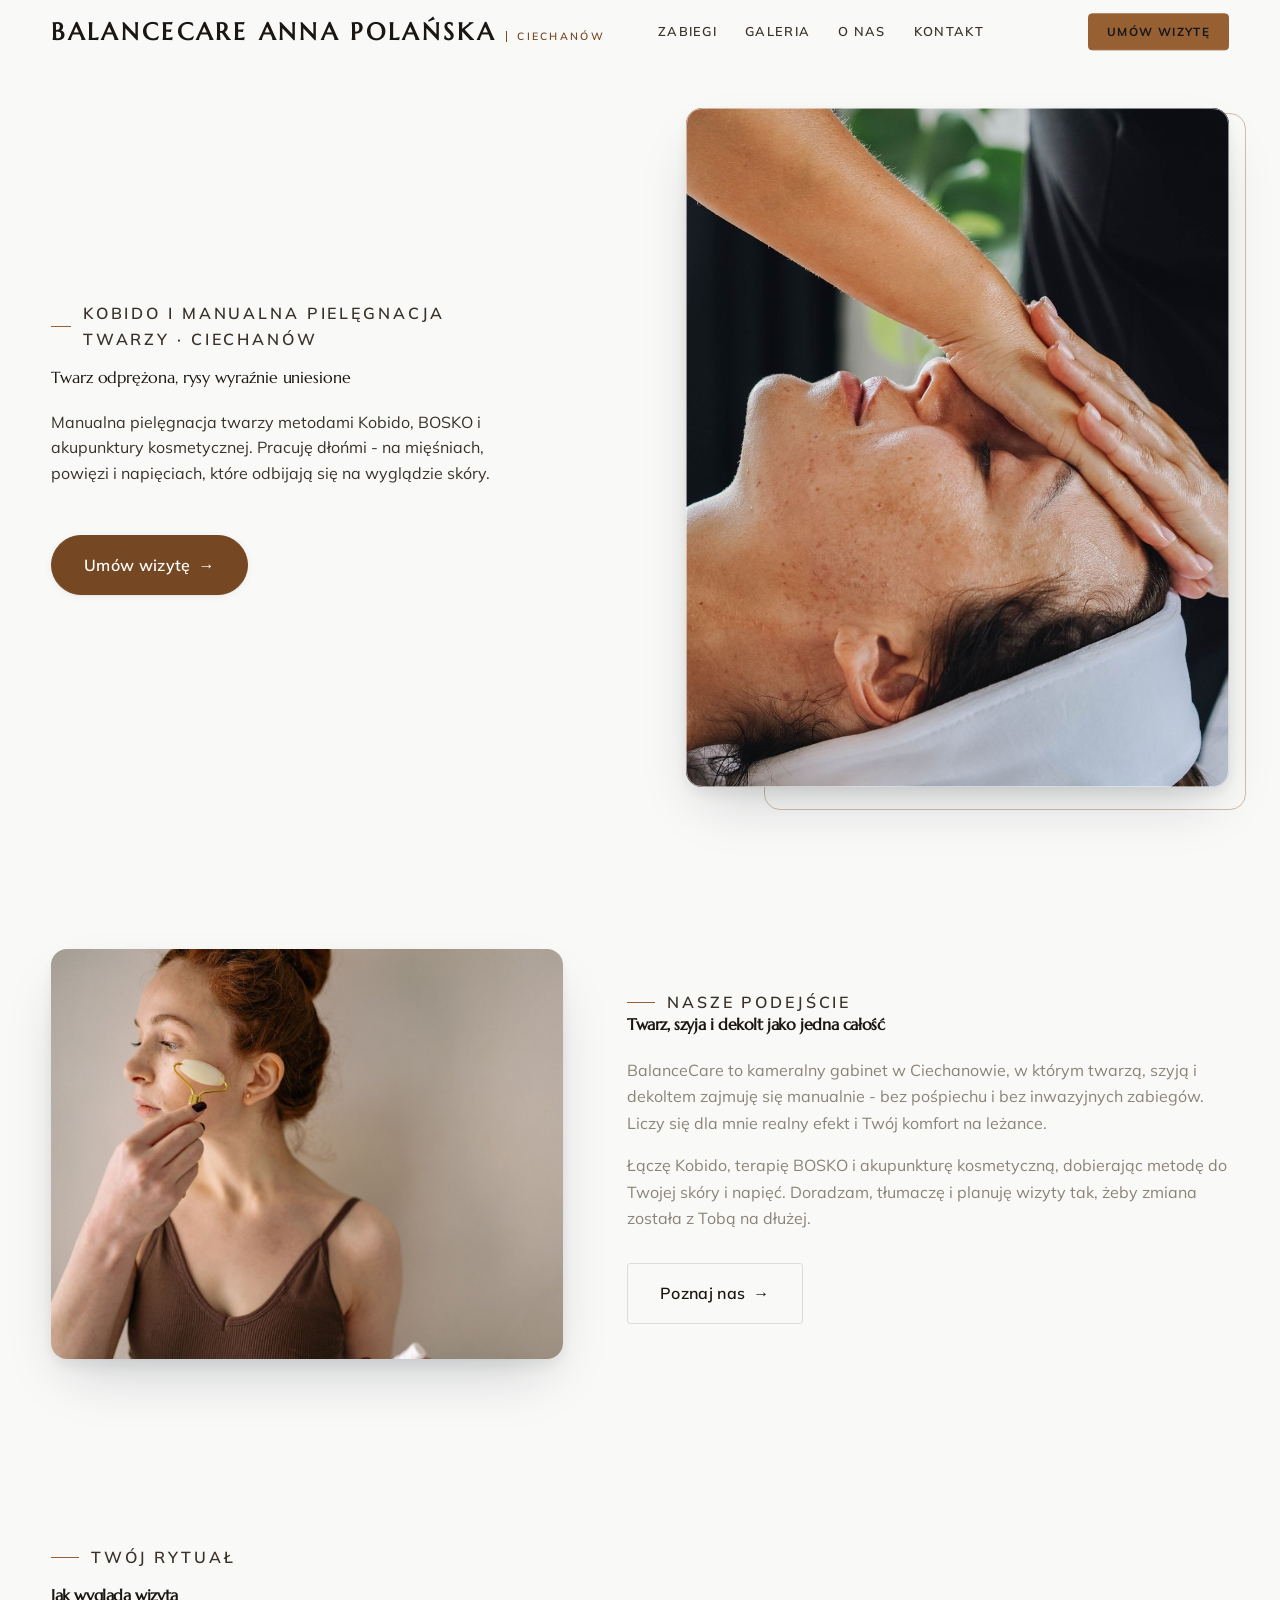
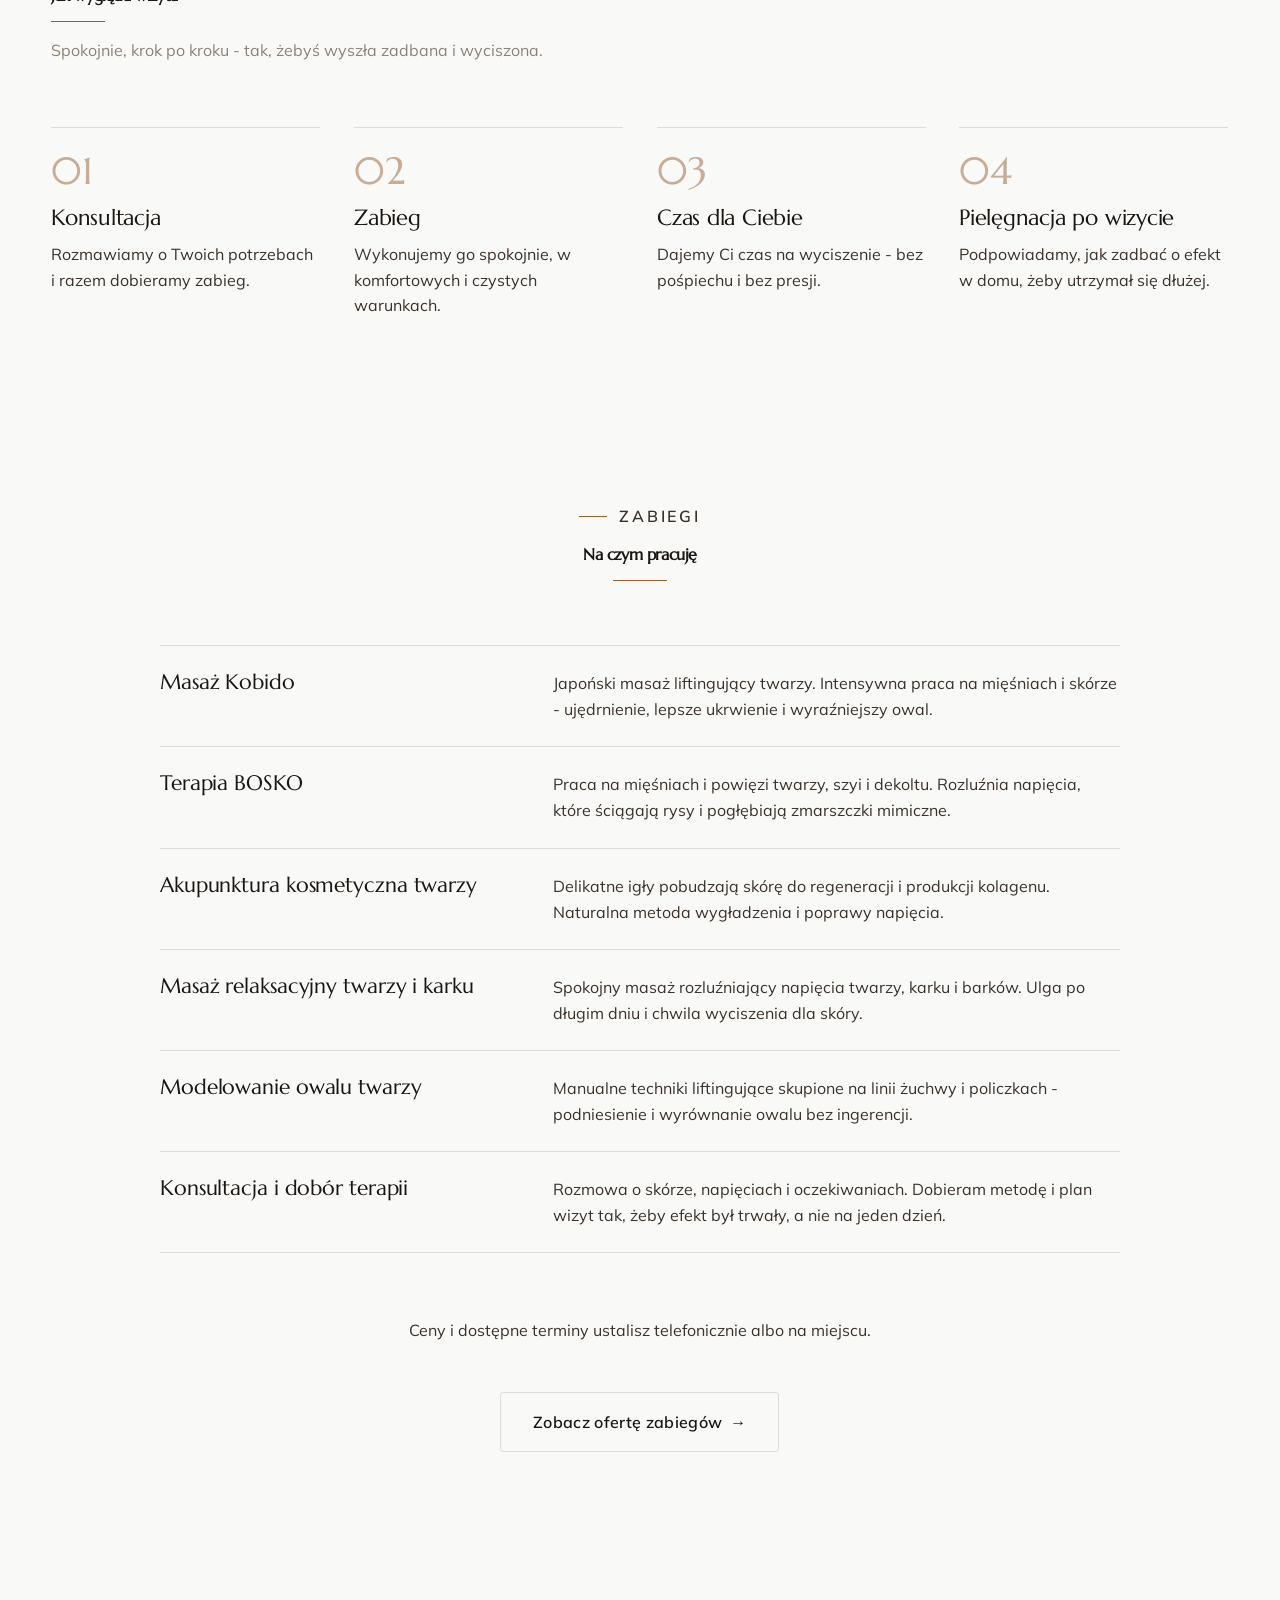
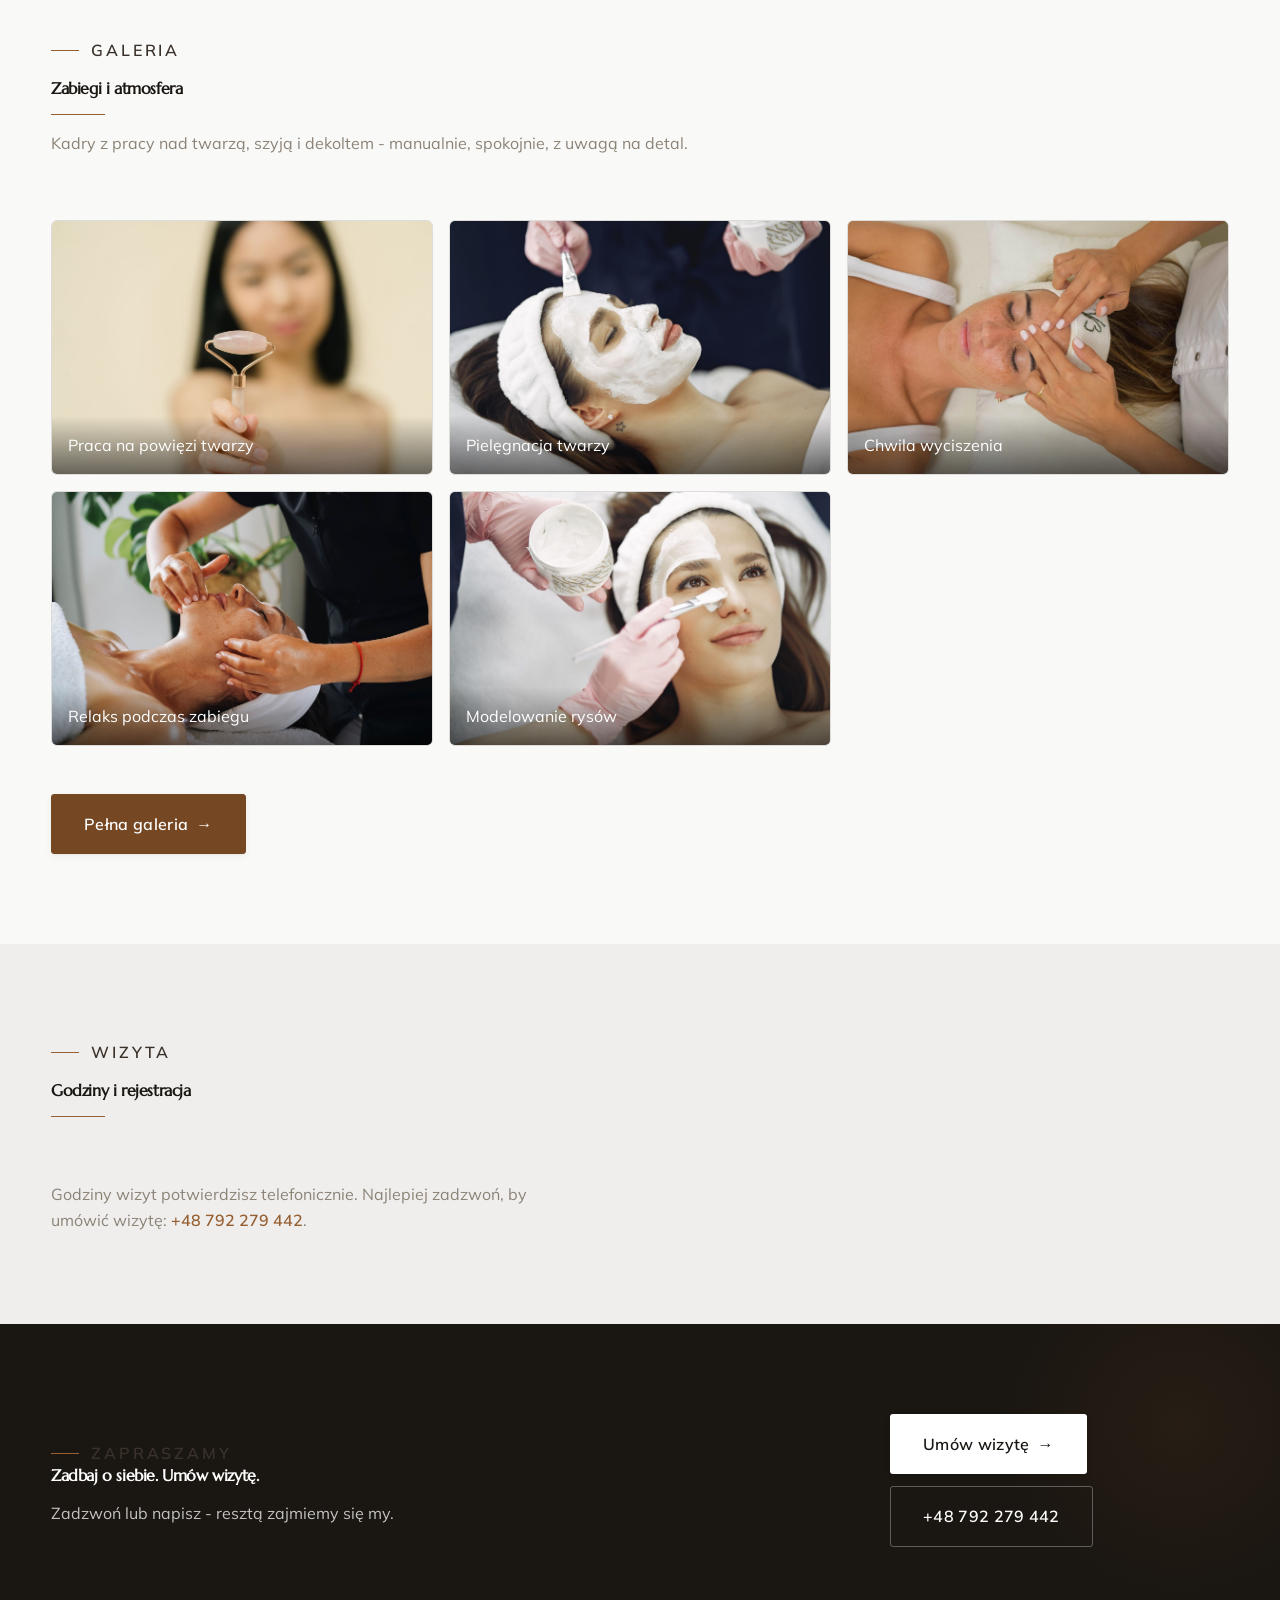
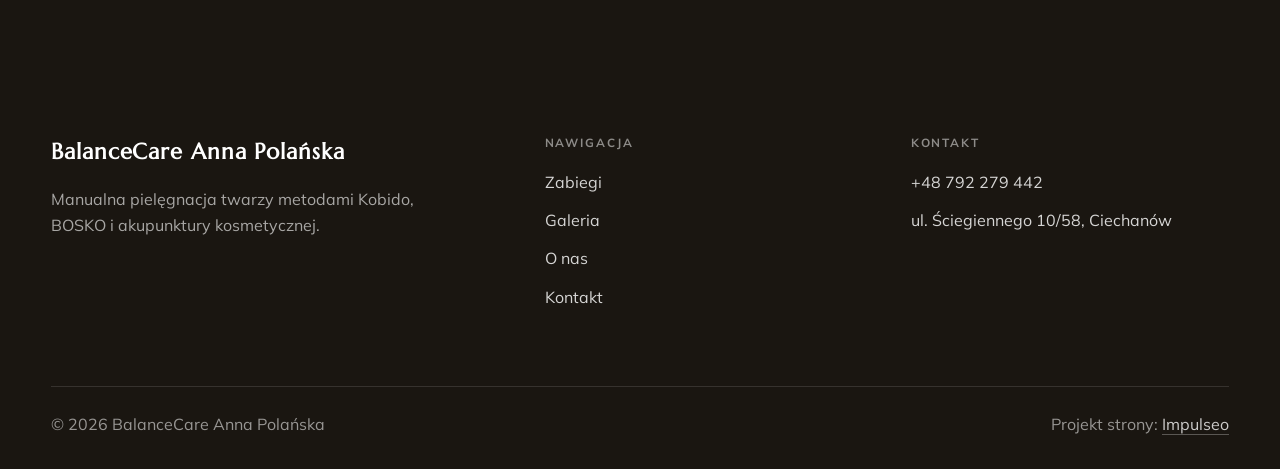
<file: index.html>
<!DOCTYPE html>
<html lang="pl">
<head>
<meta charset="UTF-8">
<meta name="viewport" content="width=device-width, initial-scale=1.0">
<title>BalanceCare Anna Polańska - Kobido i pielęgnacja twarzy · Ciechanów</title>
<meta name="description" content="BalanceCare Anna Polańska w Ciechanowie - masaż Kobido, terapia BOSKO oraz akupunktura kosmetyczna twarzy. Manualna, holistyczna pielęgnacja twarzy, szyi i dekoltu. Umów wizytę.">
<link rel="preconnect" href="https://fonts.googleapis.com">
<link rel="preconnect" href="https://fonts.gstatic.com" crossorigin>
<link href="https://fonts.googleapis.com/css2?family=Marcellus&family=Mulish:wght@400;500;600;700&display=swap" rel="stylesheet">
<link rel="stylesheet" href="assets/styles.css">
</head>
<body>

<header class="nav">
  <div class="wrap nav-inner">
    <a class="brand" href="index.html"><span class="name">BalanceCare Anna Polańska</span><span class="sub">Ciechanów</span></a>
    <nav class="nav-links">
      <a href="oferta.html">Zabiegi</a>
      <a href="realizacje.html">Galeria</a>
      <a href="o-nas.html">O nas</a>
      <a href="kontakt.html">Kontakt</a>
      <a href="kontakt.html" class="btn btn-accent">Umów wizytę</a>
    </nav>
    <button class="nav-toggle" aria-label="Menu"><span></span><span></span><span></span></button>
  </div>
</header>

<section class="hero-spa">
  <div class="wrap">
    <div class="hs-copy reveal">
      <span class="eyebrow">Kobido i manualna pielęgnacja twarzy · Ciechanów</span>
      <h1 class="hs-claim">Twarz odprężona, rysy wyraźnie uniesione</h1>
      <p class="hs-lead">Manualna pielęgnacja twarzy metodami Kobido, BOSKO i akupunktury kosmetycznej. Pracuję dłońmi - na mięśniach, powięzi i napięciach, które odbijają się na wyglądzie skóry.</p>
      <a href="kontakt.html" class="btn btn-accent hs-cta">Umów wizytę <span class="arr">→</span></a>
    </div>
    <figure class="hs-fig reveal"><img src="img/hero.jpg" alt="BalanceCare Anna Polańska"></figure>
  </div>
</section>
<section>
  <div class="wrap split">
    <div class="split-art reveal"><img src="img/g1.jpg" alt="BalanceCare Anna Polańska" loading="lazy"></div>
    <div class="split-copy reveal">
      <span class="eyebrow">Nasze podejście</span>
      <h2>Twarz, szyja i dekolt jako jedna całość</h2>
      <p class="muted">BalanceCare to kameralny gabinet w Ciechanowie, w którym twarzą, szyją i dekoltem zajmuję się manualnie - bez pośpiechu i bez inwazyjnych zabiegów. Liczy się dla mnie realny efekt i Twój komfort na leżance.</p>
      <p class="muted">Łączę Kobido, terapię BOSKO i akupunkturę kosmetyczną, dobierając metodę do Twojej skóry i napięć. Doradzam, tłumaczę i planuję wizyty tak, żeby zmiana została z Tobą na dłużej.</p>
      <a href="o-nas.html" class="btn btn-ghost">Poznaj nas <span class="arr">→</span></a>
    </div>
  </div>
</section>
<section class="rytual">
  <div class="wrap">
    <div class="head reveal">
      <span class="eyebrow">Twój rytuał</span>
      <h2>Jak wygląda wizyta</h2>
      <p>Spokojnie, krok po kroku - tak, żebyś wyszła zadbana i wyciszona.</p>
    </div>
    <div class="ryt-steps">
      <div class="ryt-step reveal"><span class="ryt-no">01</span><h3>Konsultacja</h3><p>Rozmawiamy o Twoich potrzebach i razem dobieramy zabieg.</p></div>
      <div class="ryt-step reveal"><span class="ryt-no">02</span><h3>Zabieg</h3><p>Wykonujemy go spokojnie, w komfortowych i czystych warunkach.</p></div>
      <div class="ryt-step reveal"><span class="ryt-no">03</span><h3>Czas dla Ciebie</h3><p>Dajemy Ci czas na wyciszenie - bez pośpiechu i bez presji.</p></div>
      <div class="ryt-step reveal"><span class="ryt-no">04</span><h3>Pielęgnacja po wizycie</h3><p>Podpowiadamy, jak zadbać o efekt w domu, żeby utrzymał się dłużej.</p></div>
    </div>
  </div>
</section>
<section class="menu-sec">
  <div class="wrap">
    <div class="head center reveal">
      <span class="eyebrow">Zabiegi</span>
      <h2>Na czym pracuję</h2>
    </div>
    <div class="cennik">
      <div class="cennik-row reveal"><div class="cn-name"><h3>Masaż Kobido</h3></div><div class="cn-desc">Japoński masaż liftingujący twarzy. Intensywna praca na mięśniach i skórze - ujędrnienie, lepsze ukrwienie i wyraźniejszy owal.</div></div>
      <div class="cennik-row reveal"><div class="cn-name"><h3>Terapia BOSKO</h3></div><div class="cn-desc">Praca na mięśniach i powięzi twarzy, szyi i dekoltu. Rozluźnia napięcia, które ściągają rysy i pogłębiają zmarszczki mimiczne.</div></div>
      <div class="cennik-row reveal"><div class="cn-name"><h3>Akupunktura kosmetyczna twarzy</h3></div><div class="cn-desc">Delikatne igły pobudzają skórę do regeneracji i produkcji kolagenu. Naturalna metoda wygładzenia i poprawy napięcia.</div></div>
      <div class="cennik-row reveal"><div class="cn-name"><h3>Masaż relaksacyjny twarzy i karku</h3></div><div class="cn-desc">Spokojny masaż rozluźniający napięcia twarzy, karku i barków. Ulga po długim dniu i chwila wyciszenia dla skóry.</div></div>
      <div class="cennik-row reveal"><div class="cn-name"><h3>Modelowanie owalu twarzy</h3></div><div class="cn-desc">Manualne techniki liftingujące skupione na linii żuchwy i policzkach - podniesienie i wyrównanie owalu bez ingerencji.</div></div>
      <div class="cennik-row reveal"><div class="cn-name"><h3>Konsultacja i dobór terapii</h3></div><div class="cn-desc">Rozmowa o skórze, napięciach i oczekiwaniach. Dobieram metodę i plan wizyt tak, żeby efekt był trwały, a nie na jeden dzień.</div></div>
    </div>
    <p class="menu-note">Ceny i dostępne terminy ustalisz telefonicznie albo na miejscu.</p>
    <div style="text-align:center;margin-top:var(--space-7)" class="reveal"><a href="oferta.html" class="btn btn-ghost">Zobacz ofertę zabiegów <span class="arr">→</span></a></div>
  </div>
</section>
<section>
  <div class="wrap">
    <div class="head reveal">
      <span class="eyebrow">Galeria</span>
      <h2>Zabiegi i atmosfera</h2>
      <p>Kadry z pracy nad twarzą, szyją i dekoltem - manualnie, spokojnie, z uwagą na detal.</p>
    </div>
    <div class="gallery-masonry">
      <figure class="m-tile reveal"><img src="img/g2.jpg" alt="Praca na powięzi twarzy" loading="lazy"><div class="cap">Praca na powięzi twarzy</div></figure>
      <figure class="m-tile reveal"><img src="img/g3.jpg" alt="Relaks podczas zabiegu" loading="lazy"><div class="cap">Relaks podczas zabiegu</div></figure>
      <figure class="m-tile reveal"><img src="img/g4.jpg" alt="Pielęgnacja twarzy" loading="lazy"><div class="cap">Pielęgnacja twarzy</div></figure>
      <figure class="m-tile reveal"><img src="img/g5.jpg" alt="Modelowanie rysów" loading="lazy"><div class="cap">Modelowanie rysów</div></figure>
      <figure class="m-tile reveal"><img src="img/g6.jpg" alt="Chwila wyciszenia" loading="lazy"><div class="cap">Chwila wyciszenia</div></figure>
    </div>
    <div style="margin-top:var(--space-7)" class="reveal"><a href="realizacje.html" class="btn btn-accent">Pełna galeria <span class="arr">→</span></a></div>
  </div>
</section>
<section class="trust">
  <div class="wrap">
    <div class="head reveal">
      <span class="eyebrow">Wizyta</span>
      <h2>Godziny i rejestracja</h2>
    </div>
    <p class="reveal" style="color:var(--muted);max-width:48ch">Godziny wizyt potwierdzisz telefonicznie. Najlepiej zadzwoń, by umówić wizytę: <a href="tel:+48792279442" style="color:var(--accent);font-weight:600">+48 792 279 442</a>.</p>
  </div>
</section>
<section class="cta">
  <div class="wrap">
    <div class="reveal">
      <span class="eyebrow">Zapraszamy</span>
      <h2>Zadbaj o siebie. Umów wizytę.</h2>
      <p>Zadzwoń lub napisz - resztą zajmiemy się my.</p>
    </div>
    <div class="cta-actions reveal">
      <a href="kontakt.html" class="btn btn-light">Umów wizytę <span class="arr">→</span></a>
      <a href="tel:+48792279442" class="btn btn-ghost" style="color:#fff;border-color:rgba(255,255,255,.3)">+48 792 279 442</a>
    </div>
  </div>
</section>

<footer>
  <div class="wrap">
    <div class="foot-grid">
      <div class="foot-brand">
        <div class="name">BalanceCare Anna Polańska</div>
        <p>Manualna pielęgnacja twarzy metodami Kobido, BOSKO i akupunktury kosmetycznej.</p>
      </div>
      <div class="foot-col">
        <h4>Nawigacja</h4>
        <a href="oferta.html">Zabiegi</a>
        <a href="realizacje.html">Galeria</a>
        <a href="o-nas.html">O nas</a>
        <a href="kontakt.html">Kontakt</a>
      </div>
      <div class="foot-col">
        <h4>Kontakt</h4>
        <a href="tel:+48792279442">+48 792 279 442</a>
        <p>ul. Ściegiennego 10/58, Ciechanów</p>
      </div>
    </div>
    <div class="foot-bot">
      <span>© 2026 BalanceCare Anna Polańska</span>
      <span>Projekt strony: <a class="foot-credit" href="https://impulseo.pl" target="_blank" rel="noopener">Impulseo</a></span>
    </div>
  </div>
</footer>
<div class="sticky-reserve"><a class="sr-book" href="kontakt.html">Umów wizytę</a><a class="sr-call" href="tel:+48792279442" aria-label="Zadzwoń"><svg class="ico-tel" width="16" height="16" viewBox="0 0 24 24" fill="none" aria-hidden="true"><path d="M6.6 10.8a15.5 15.5 0 0 0 6.6 6.6l2.2-2.2a1 1 0 0 1 1-.24 11.4 11.4 0 0 0 3.6.58 1 1 0 0 1 1 1V20a1 1 0 0 1-1 1A17 17 0 0 1 3 4a1 1 0 0 1 1-1h3.5a1 1 0 0 1 1 1c0 1.25.2 2.46.58 3.6a1 1 0 0 1-.25 1l-2.23 2.2Z" fill="currentColor"/></svg></a></div>

<script src="assets/main.js"></script>
</body>
</html>
</file>
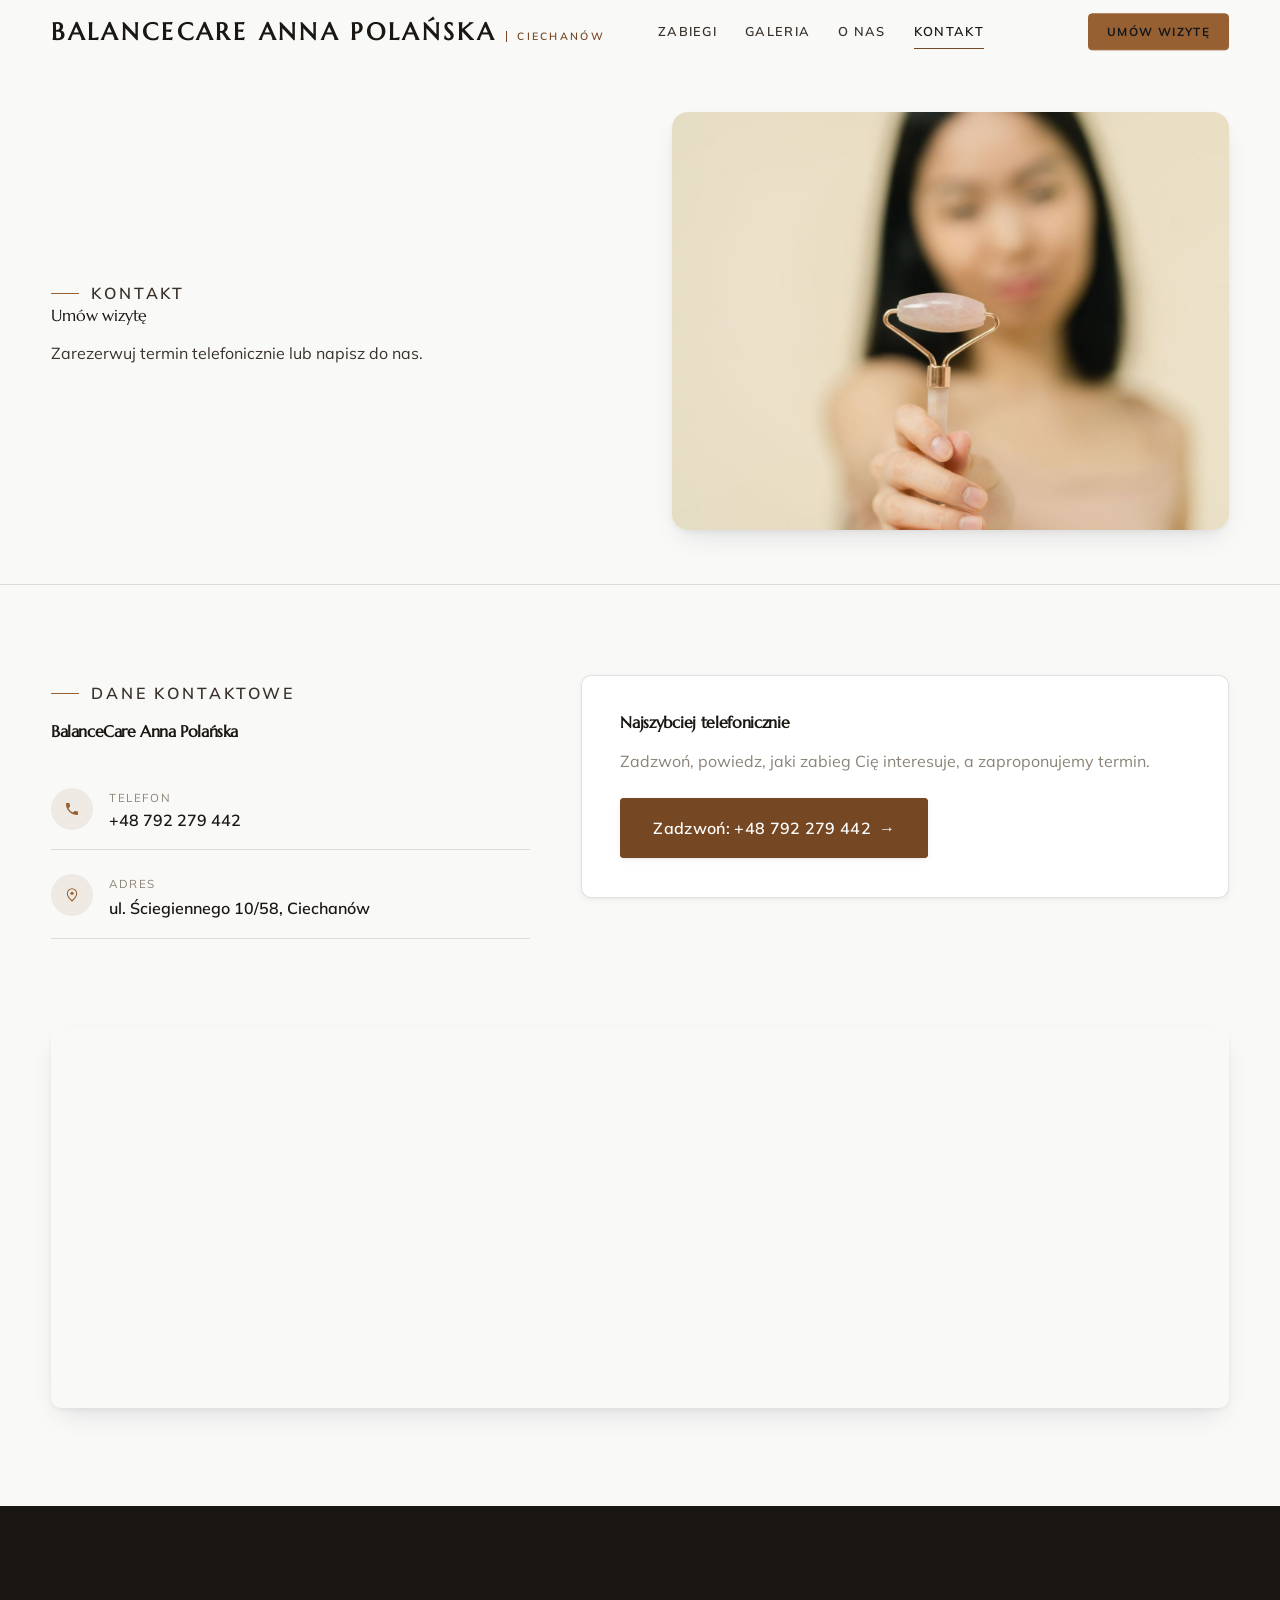
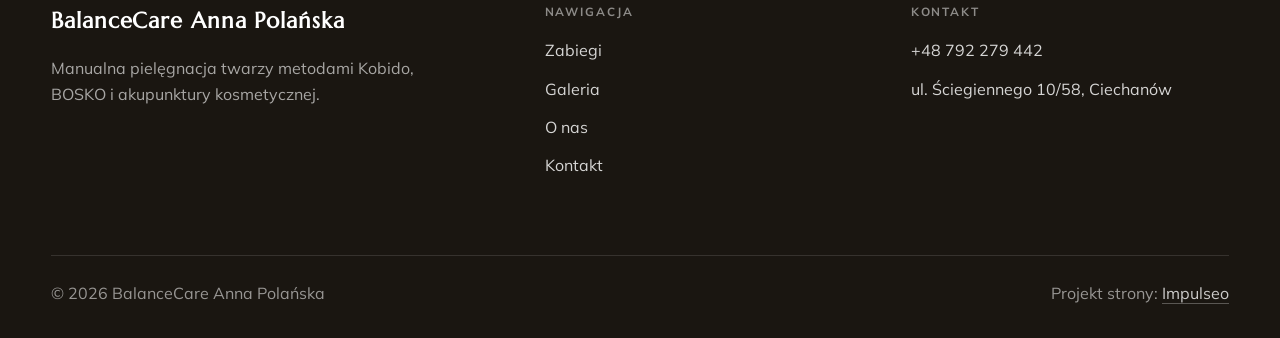
<file: kontakt.html>
<!DOCTYPE html>
<html lang="pl">
<head>
<meta charset="UTF-8">
<meta name="viewport" content="width=device-width, initial-scale=1.0">
<title>Kontakt - BalanceCare Anna Polańska</title>
<meta name="description" content="Kontakt BalanceCare Anna Polańska - ul. Ściegiennego 10/58, Ciechanów">
<link rel="preconnect" href="https://fonts.googleapis.com">
<link rel="preconnect" href="https://fonts.gstatic.com" crossorigin>
<link href="https://fonts.googleapis.com/css2?family=Marcellus&family=Mulish:wght@400;500;600;700&display=swap" rel="stylesheet">
<link rel="stylesheet" href="assets/styles.css">
</head>
<body>

<header class="nav">
  <div class="wrap nav-inner">
    <a class="brand" href="index.html"><span class="name">BalanceCare Anna Polańska</span><span class="sub">Ciechanów</span></a>
    <nav class="nav-links">
      <a href="oferta.html">Zabiegi</a>
      <a href="realizacje.html">Galeria</a>
      <a href="o-nas.html">O nas</a>
      <a href="kontakt.html" class="active">Kontakt</a>
      <a href="kontakt.html" class="btn btn-accent">Umów wizytę</a>
    </nav>
    <button class="nav-toggle" aria-label="Menu"><span></span><span></span><span></span></button>
  </div>
</header>

<section class="pagehead pagehead-soft">
  <div class="wrap">
    <figure class="ph-fig reveal"><img src="img/g2.jpg" alt="BalanceCare Anna Polańska - Umów wizytę" loading="lazy"></figure>
    <div class="ph-copy reveal">
      <span class="eyebrow">Kontakt</span>
      <h1>Umów wizytę</h1>
      <p>Zarezerwuj termin telefonicznie lub napisz do nas.</p>
    </div>
  </div>
</section>
<section>
  <div class="wrap contact-grid">
    <div class="reveal">
      <span class="eyebrow">Dane kontaktowe</span>
      <h2 style="margin:var(--space-4) 0 var(--space-6)">BalanceCare Anna Polańska</h2>
      <div class="info-list">
        <div class="info-row"><div class="ic"><svg class="ico-tel" width="16" height="16" viewBox="0 0 24 24" fill="none" aria-hidden="true"><path d="M6.6 10.8a15.5 15.5 0 0 0 6.6 6.6l2.2-2.2a1 1 0 0 1 1-.24 11.4 11.4 0 0 0 3.6.58 1 1 0 0 1 1 1V20a1 1 0 0 1-1 1A17 17 0 0 1 3 4a1 1 0 0 1 1-1h3.5a1 1 0 0 1 1 1c0 1.25.2 2.46.58 3.6a1 1 0 0 1-.25 1l-2.23 2.2Z" fill="currentColor"/></svg></div><div><div class="lbl">Telefon</div><a class="val" href="tel:+48792279442">+48 792 279 442</a></div></div>
        <div class="info-row"><div class="ic"><svg class="ico-pin" width="16" height="16" viewBox="0 0 24 24" fill="none" aria-hidden="true"><path d="M12 21s7-6.1 7-11.5A7 7 0 0 0 5 9.5C5 14.9 12 21 12 21Z" stroke="currentColor" stroke-width="1.6" fill="none"/><circle cx="12" cy="9.5" r="2.4" fill="currentColor"/></svg></div><div><div class="lbl">Adres</div><div class="val">ul. Ściegiennego 10/58, Ciechanów</div></div></div>
      </div>
    </div>
    <div class="reveal">
      <div class="form">
        <h3 style="margin-bottom:var(--space-4)">Najszybciej telefonicznie</h3>
        <p class="muted" style="margin-bottom:var(--space-5)">Zadzwoń, powiedz, jaki zabieg Cię interesuje, a zaproponujemy termin.</p>
        <a href="tel:+48792279442" class="btn btn-accent" style="justify-content:center">Zadzwoń: +48 792 279 442 <span class="arr">→</span></a>
      </div>
    </div>
  </div>
</section>
<section style="padding-top:0">
  <div class="wrap reveal">
    <iframe class="map" title="BalanceCare Anna Polańska - Ciechanów" src="https://maps.google.com/maps?q=52.8821559%2C20.5963844&z=15&output=embed" loading="lazy" referrerpolicy="no-referrer-when-downgrade"></iframe>
  </div>
</section>

<footer>
  <div class="wrap">
    <div class="foot-grid">
      <div class="foot-brand">
        <div class="name">BalanceCare Anna Polańska</div>
        <p>Manualna pielęgnacja twarzy metodami Kobido, BOSKO i akupunktury kosmetycznej.</p>
      </div>
      <div class="foot-col">
        <h4>Nawigacja</h4>
        <a href="oferta.html">Zabiegi</a>
        <a href="realizacje.html">Galeria</a>
        <a href="o-nas.html">O nas</a>
        <a href="kontakt.html">Kontakt</a>
      </div>
      <div class="foot-col">
        <h4>Kontakt</h4>
        <a href="tel:+48792279442">+48 792 279 442</a>
        <p>ul. Ściegiennego 10/58, Ciechanów</p>
      </div>
    </div>
    <div class="foot-bot">
      <span>© 2026 BalanceCare Anna Polańska</span>
      <span>Projekt strony: <a class="foot-credit" href="https://impulseo.pl" target="_blank" rel="noopener">Impulseo</a></span>
    </div>
  </div>
</footer>
<div class="sticky-reserve"><a class="sr-book" href="kontakt.html">Umów wizytę</a><a class="sr-call" href="tel:+48792279442" aria-label="Zadzwoń"><svg class="ico-tel" width="16" height="16" viewBox="0 0 24 24" fill="none" aria-hidden="true"><path d="M6.6 10.8a15.5 15.5 0 0 0 6.6 6.6l2.2-2.2a1 1 0 0 1 1-.24 11.4 11.4 0 0 0 3.6.58 1 1 0 0 1 1 1V20a1 1 0 0 1-1 1A17 17 0 0 1 3 4a1 1 0 0 1 1-1h3.5a1 1 0 0 1 1 1c0 1.25.2 2.46.58 3.6a1 1 0 0 1-.25 1l-2.23 2.2Z" fill="currentColor"/></svg></a></div>

<script src="assets/main.js"></script>
</body>
</html>
</file>
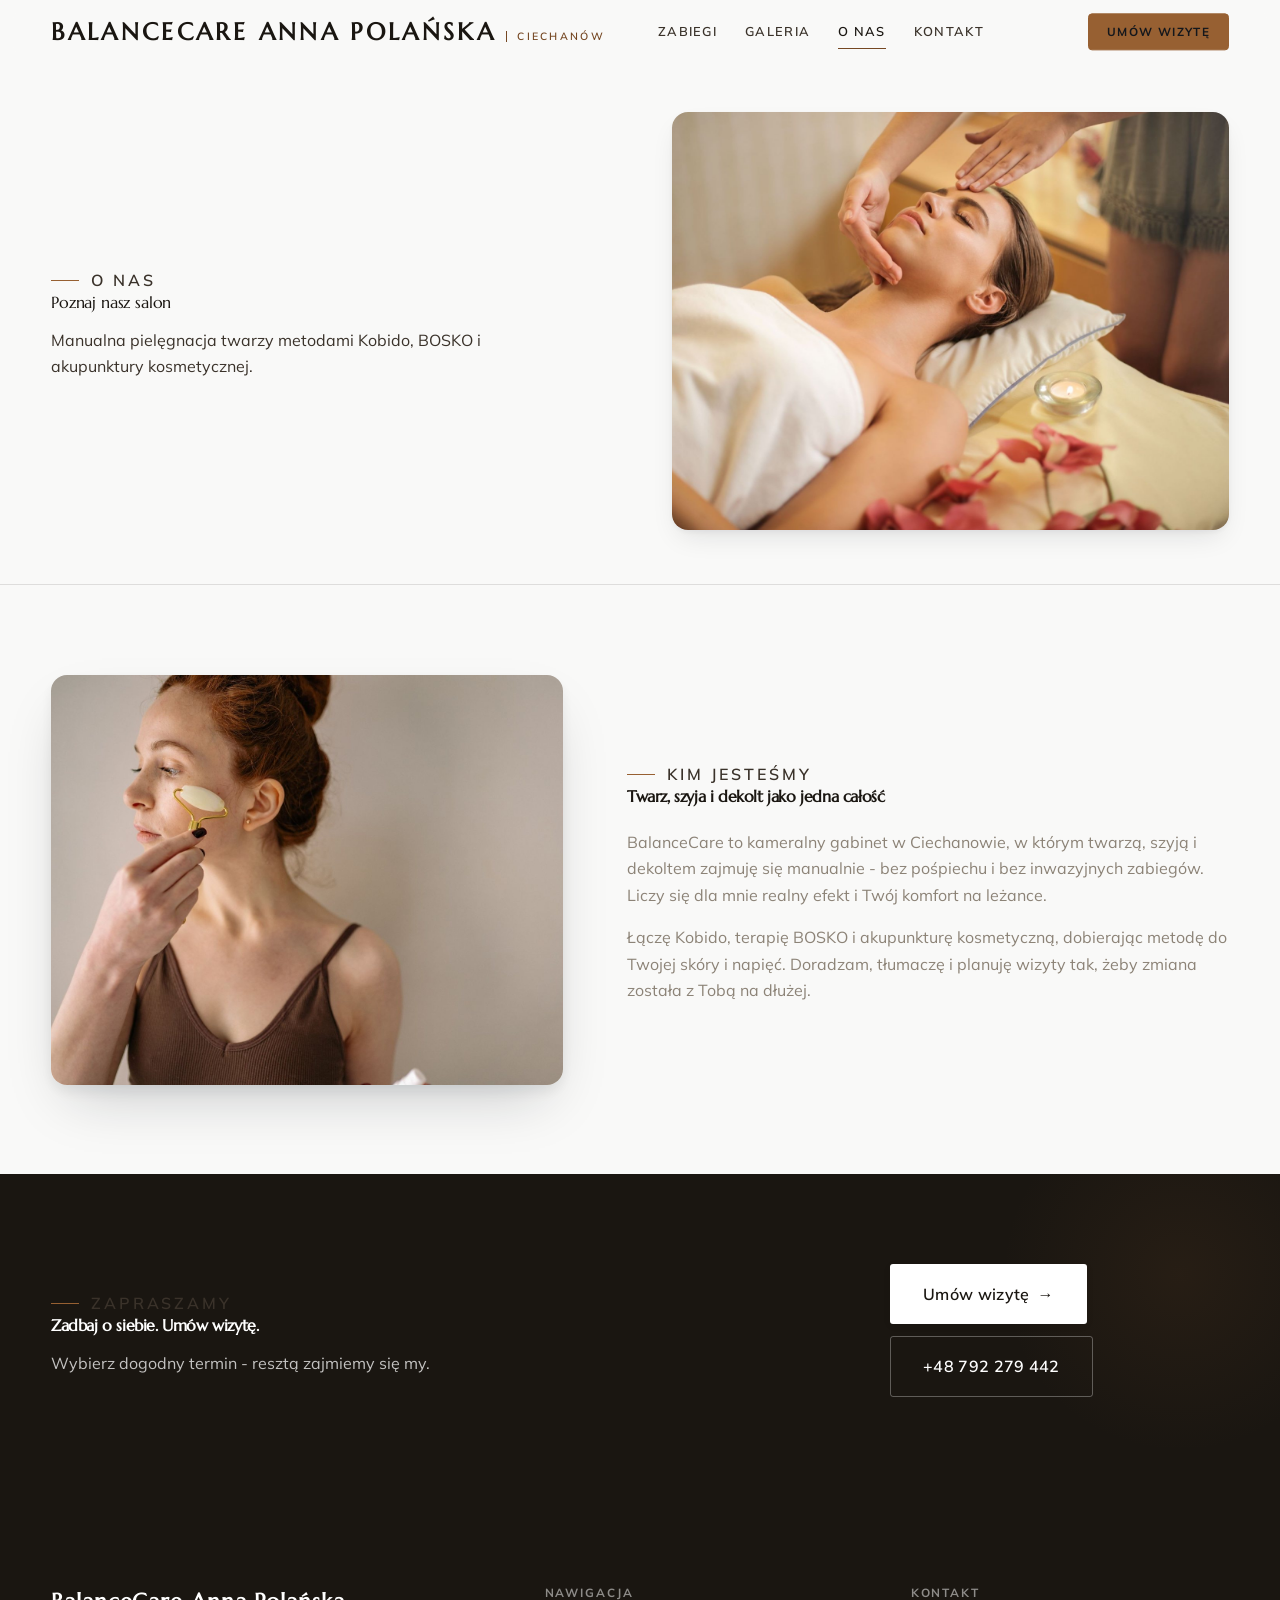
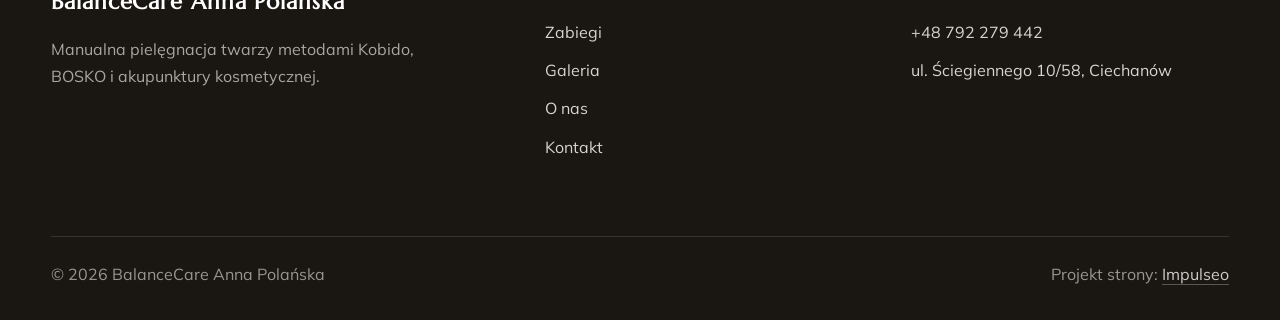
<file: o-nas.html>
<!DOCTYPE html>
<html lang="pl">
<head>
<meta charset="UTF-8">
<meta name="viewport" content="width=device-width, initial-scale=1.0">
<title>O nas - BalanceCare Anna Polańska</title>
<meta name="description" content="BalanceCare Anna Polańska w Ciechanowie - masaż Kobido, terapia BOSKO oraz akupunktura kosmetyczna twarzy. Manualna, holistyczna pielęgnacja twarzy, szyi i dekoltu. Umów wizytę.">
<link rel="preconnect" href="https://fonts.googleapis.com">
<link rel="preconnect" href="https://fonts.gstatic.com" crossorigin>
<link href="https://fonts.googleapis.com/css2?family=Marcellus&family=Mulish:wght@400;500;600;700&display=swap" rel="stylesheet">
<link rel="stylesheet" href="assets/styles.css">
</head>
<body>

<header class="nav">
  <div class="wrap nav-inner">
    <a class="brand" href="index.html"><span class="name">BalanceCare Anna Polańska</span><span class="sub">Ciechanów</span></a>
    <nav class="nav-links">
      <a href="oferta.html">Zabiegi</a>
      <a href="realizacje.html">Galeria</a>
      <a href="o-nas.html" class="active">O nas</a>
      <a href="kontakt.html">Kontakt</a>
      <a href="kontakt.html" class="btn btn-accent">Umów wizytę</a>
    </nav>
    <button class="nav-toggle" aria-label="Menu"><span></span><span></span><span></span></button>
  </div>
</header>

<section class="pagehead pagehead-soft">
  <div class="wrap">
    <figure class="ph-fig reveal"><img src="img/about.jpg" alt="BalanceCare Anna Polańska - Poznaj nasz salon" loading="lazy"></figure>
    <div class="ph-copy reveal">
      <span class="eyebrow">O nas</span>
      <h1>Poznaj nasz salon</h1>
      <p>Manualna pielęgnacja twarzy metodami Kobido, BOSKO i akupunktury kosmetycznej.</p>
    </div>
  </div>
</section>
<section>
  <div class="wrap split">
    <div class="split-art reveal"><img src="img/g1.jpg" alt="BalanceCare Anna Polańska" loading="lazy"></div>
    <div class="split-copy reveal">
      <span class="eyebrow">Kim jesteśmy</span>
      <h2>Twarz, szyja i dekolt jako jedna całość</h2>
      <p class="muted">BalanceCare to kameralny gabinet w Ciechanowie, w którym twarzą, szyją i dekoltem zajmuję się manualnie - bez pośpiechu i bez inwazyjnych zabiegów. Liczy się dla mnie realny efekt i Twój komfort na leżance.</p>
      <p class="muted">Łączę Kobido, terapię BOSKO i akupunkturę kosmetyczną, dobierając metodę do Twojej skóry i napięć. Doradzam, tłumaczę i planuję wizyty tak, żeby zmiana została z Tobą na dłużej.</p>
    </div>
  </div>
</section>


<section class="cta">
  <div class="wrap">
    <div class="reveal">
      <span class="eyebrow">Zapraszamy</span>
      <h2>Zadbaj o siebie. Umów wizytę.</h2>
      <p>Wybierz dogodny termin - resztą zajmiemy się my.</p>
    </div>
    <div class="cta-actions reveal">
      <a href="kontakt.html" class="btn btn-light">Umów wizytę <span class="arr">→</span></a>
      <a href="tel:+48792279442" class="btn btn-ghost" style="color:#fff;border-color:rgba(255,255,255,.3)">+48 792 279 442</a>
    </div>
  </div>
</section>

<footer>
  <div class="wrap">
    <div class="foot-grid">
      <div class="foot-brand">
        <div class="name">BalanceCare Anna Polańska</div>
        <p>Manualna pielęgnacja twarzy metodami Kobido, BOSKO i akupunktury kosmetycznej.</p>
      </div>
      <div class="foot-col">
        <h4>Nawigacja</h4>
        <a href="oferta.html">Zabiegi</a>
        <a href="realizacje.html">Galeria</a>
        <a href="o-nas.html">O nas</a>
        <a href="kontakt.html">Kontakt</a>
      </div>
      <div class="foot-col">
        <h4>Kontakt</h4>
        <a href="tel:+48792279442">+48 792 279 442</a>
        <p>ul. Ściegiennego 10/58, Ciechanów</p>
      </div>
    </div>
    <div class="foot-bot">
      <span>© 2026 BalanceCare Anna Polańska</span>
      <span>Projekt strony: <a class="foot-credit" href="https://impulseo.pl" target="_blank" rel="noopener">Impulseo</a></span>
    </div>
  </div>
</footer>
<div class="sticky-reserve"><a class="sr-book" href="kontakt.html">Umów wizytę</a><a class="sr-call" href="tel:+48792279442" aria-label="Zadzwoń"><svg class="ico-tel" width="16" height="16" viewBox="0 0 24 24" fill="none" aria-hidden="true"><path d="M6.6 10.8a15.5 15.5 0 0 0 6.6 6.6l2.2-2.2a1 1 0 0 1 1-.24 11.4 11.4 0 0 0 3.6.58 1 1 0 0 1 1 1V20a1 1 0 0 1-1 1A17 17 0 0 1 3 4a1 1 0 0 1 1-1h3.5a1 1 0 0 1 1 1c0 1.25.2 2.46.58 3.6a1 1 0 0 1-.25 1l-2.23 2.2Z" fill="currentColor"/></svg></a></div>

<script src="assets/main.js"></script>
</body>
</html>
</file>
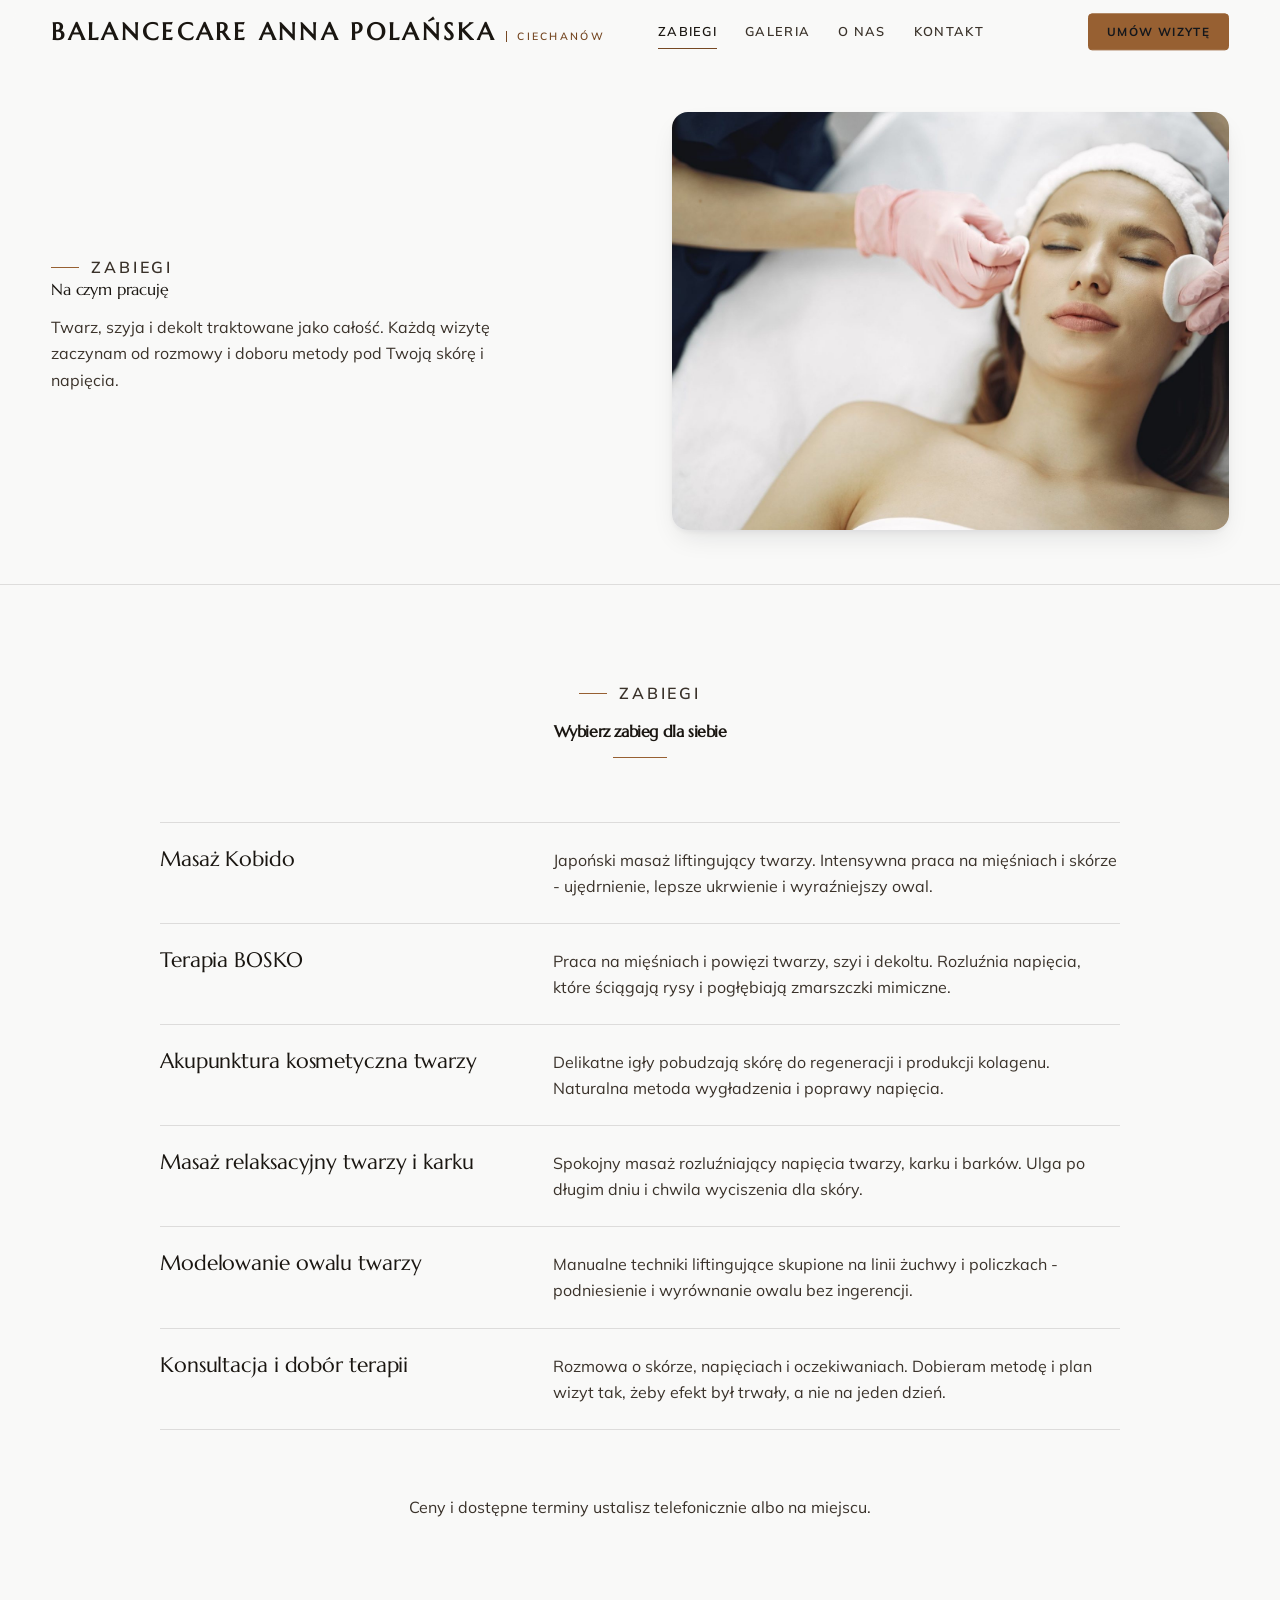
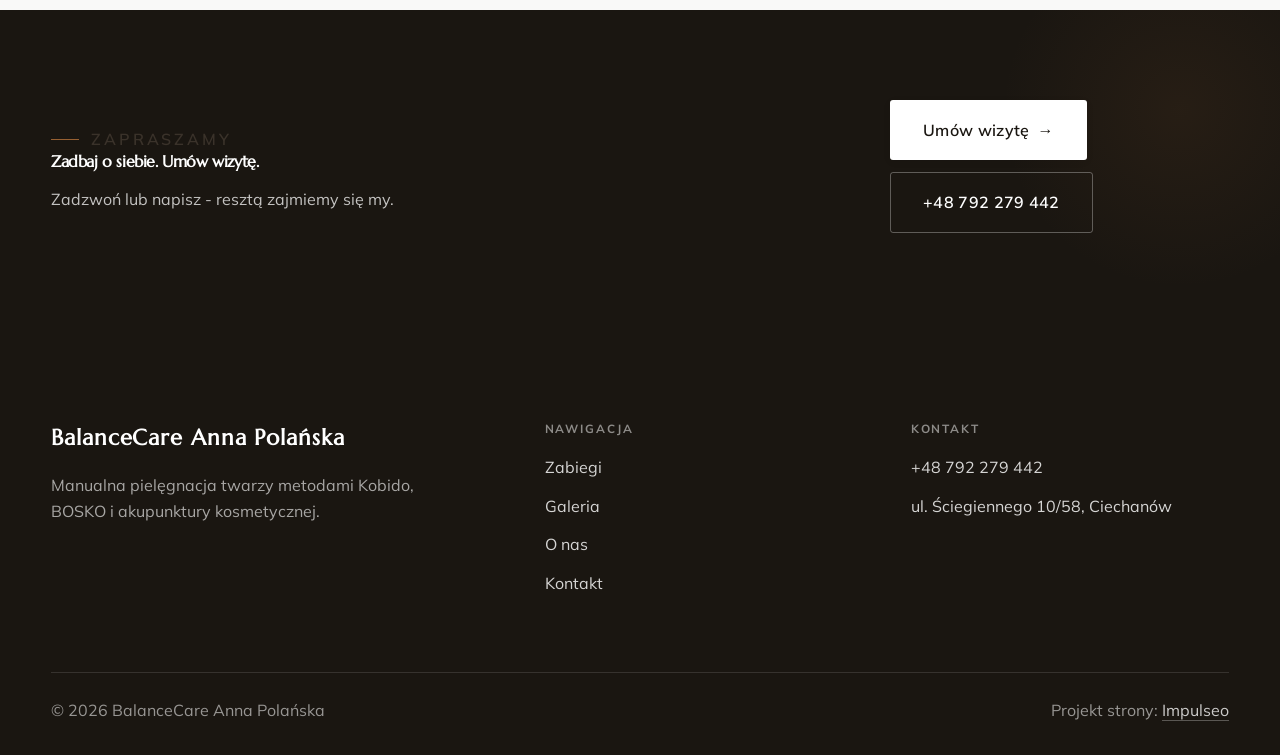
<file: oferta.html>
<!DOCTYPE html>
<html lang="pl">
<head>
<meta charset="UTF-8">
<meta name="viewport" content="width=device-width, initial-scale=1.0">
<title>Zabiegi - BalanceCare Anna Polańska</title>
<meta name="description" content="BalanceCare Anna Polańska w Ciechanowie - masaż Kobido, terapia BOSKO oraz akupunktura kosmetyczna twarzy. Manualna, holistyczna pielęgnacja twarzy, szyi i dekoltu. Umów wizytę.">
<link rel="preconnect" href="https://fonts.googleapis.com">
<link rel="preconnect" href="https://fonts.gstatic.com" crossorigin>
<link href="https://fonts.googleapis.com/css2?family=Marcellus&family=Mulish:wght@400;500;600;700&display=swap" rel="stylesheet">
<link rel="stylesheet" href="assets/styles.css">
</head>
<body>

<header class="nav">
  <div class="wrap nav-inner">
    <a class="brand" href="index.html"><span class="name">BalanceCare Anna Polańska</span><span class="sub">Ciechanów</span></a>
    <nav class="nav-links">
      <a href="oferta.html" class="active">Zabiegi</a>
      <a href="realizacje.html">Galeria</a>
      <a href="o-nas.html">O nas</a>
      <a href="kontakt.html">Kontakt</a>
      <a href="kontakt.html" class="btn btn-accent">Umów wizytę</a>
    </nav>
    <button class="nav-toggle" aria-label="Menu"><span></span><span></span><span></span></button>
  </div>
</header>

<section class="pagehead pagehead-soft">
  <div class="wrap">
    <figure class="ph-fig reveal"><img src="img/g8.jpg" alt="BalanceCare Anna Polańska - Na czym pracuję" loading="lazy"></figure>
    <div class="ph-copy reveal">
      <span class="eyebrow">Zabiegi</span>
      <h1>Na czym pracuję</h1>
      <p>Twarz, szyja i dekolt traktowane jako całość. Każdą wizytę zaczynam od rozmowy i doboru metody pod Twoją skórę i napięcia.</p>
    </div>
  </div>
</section>
<section class="menu-sec">
  <div class="wrap">
    <div class="head center reveal">
      <span class="eyebrow">Zabiegi</span>
      <h2>Wybierz zabieg dla siebie</h2>
    </div>
    <div class="cennik">
      <div class="cennik-row reveal"><div class="cn-name"><h3>Masaż Kobido</h3></div><div class="cn-desc">Japoński masaż liftingujący twarzy. Intensywna praca na mięśniach i skórze - ujędrnienie, lepsze ukrwienie i wyraźniejszy owal.</div></div>
      <div class="cennik-row reveal"><div class="cn-name"><h3>Terapia BOSKO</h3></div><div class="cn-desc">Praca na mięśniach i powięzi twarzy, szyi i dekoltu. Rozluźnia napięcia, które ściągają rysy i pogłębiają zmarszczki mimiczne.</div></div>
      <div class="cennik-row reveal"><div class="cn-name"><h3>Akupunktura kosmetyczna twarzy</h3></div><div class="cn-desc">Delikatne igły pobudzają skórę do regeneracji i produkcji kolagenu. Naturalna metoda wygładzenia i poprawy napięcia.</div></div>
      <div class="cennik-row reveal"><div class="cn-name"><h3>Masaż relaksacyjny twarzy i karku</h3></div><div class="cn-desc">Spokojny masaż rozluźniający napięcia twarzy, karku i barków. Ulga po długim dniu i chwila wyciszenia dla skóry.</div></div>
      <div class="cennik-row reveal"><div class="cn-name"><h3>Modelowanie owalu twarzy</h3></div><div class="cn-desc">Manualne techniki liftingujące skupione na linii żuchwy i policzkach - podniesienie i wyrównanie owalu bez ingerencji.</div></div>
      <div class="cennik-row reveal"><div class="cn-name"><h3>Konsultacja i dobór terapii</h3></div><div class="cn-desc">Rozmowa o skórze, napięciach i oczekiwaniach. Dobieram metodę i plan wizyt tak, żeby efekt był trwały, a nie na jeden dzień.</div></div>
    </div>
    <p class="menu-note">Ceny i dostępne terminy ustalisz telefonicznie albo na miejscu.</p>
  </div>
</section>
<section class="cta">
  <div class="wrap">
    <div class="reveal">
      <span class="eyebrow">Zapraszamy</span>
      <h2>Zadbaj o siebie. Umów wizytę.</h2>
      <p>Zadzwoń lub napisz - resztą zajmiemy się my.</p>
    </div>
    <div class="cta-actions reveal">
      <a href="kontakt.html" class="btn btn-light">Umów wizytę <span class="arr">→</span></a>
      <a href="tel:+48792279442" class="btn btn-ghost" style="color:#fff;border-color:rgba(255,255,255,.3)">+48 792 279 442</a>
    </div>
  </div>
</section>

<footer>
  <div class="wrap">
    <div class="foot-grid">
      <div class="foot-brand">
        <div class="name">BalanceCare Anna Polańska</div>
        <p>Manualna pielęgnacja twarzy metodami Kobido, BOSKO i akupunktury kosmetycznej.</p>
      </div>
      <div class="foot-col">
        <h4>Nawigacja</h4>
        <a href="oferta.html">Zabiegi</a>
        <a href="realizacje.html">Galeria</a>
        <a href="o-nas.html">O nas</a>
        <a href="kontakt.html">Kontakt</a>
      </div>
      <div class="foot-col">
        <h4>Kontakt</h4>
        <a href="tel:+48792279442">+48 792 279 442</a>
        <p>ul. Ściegiennego 10/58, Ciechanów</p>
      </div>
    </div>
    <div class="foot-bot">
      <span>© 2026 BalanceCare Anna Polańska</span>
      <span>Projekt strony: <a class="foot-credit" href="https://impulseo.pl" target="_blank" rel="noopener">Impulseo</a></span>
    </div>
  </div>
</footer>
<div class="sticky-reserve"><a class="sr-book" href="kontakt.html">Umów wizytę</a><a class="sr-call" href="tel:+48792279442" aria-label="Zadzwoń"><svg class="ico-tel" width="16" height="16" viewBox="0 0 24 24" fill="none" aria-hidden="true"><path d="M6.6 10.8a15.5 15.5 0 0 0 6.6 6.6l2.2-2.2a1 1 0 0 1 1-.24 11.4 11.4 0 0 0 3.6.58 1 1 0 0 1 1 1V20a1 1 0 0 1-1 1A17 17 0 0 1 3 4a1 1 0 0 1 1-1h3.5a1 1 0 0 1 1 1c0 1.25.2 2.46.58 3.6a1 1 0 0 1-.25 1l-2.23 2.2Z" fill="currentColor"/></svg></a></div>

<script src="assets/main.js"></script>
</body>
</html>
</file>
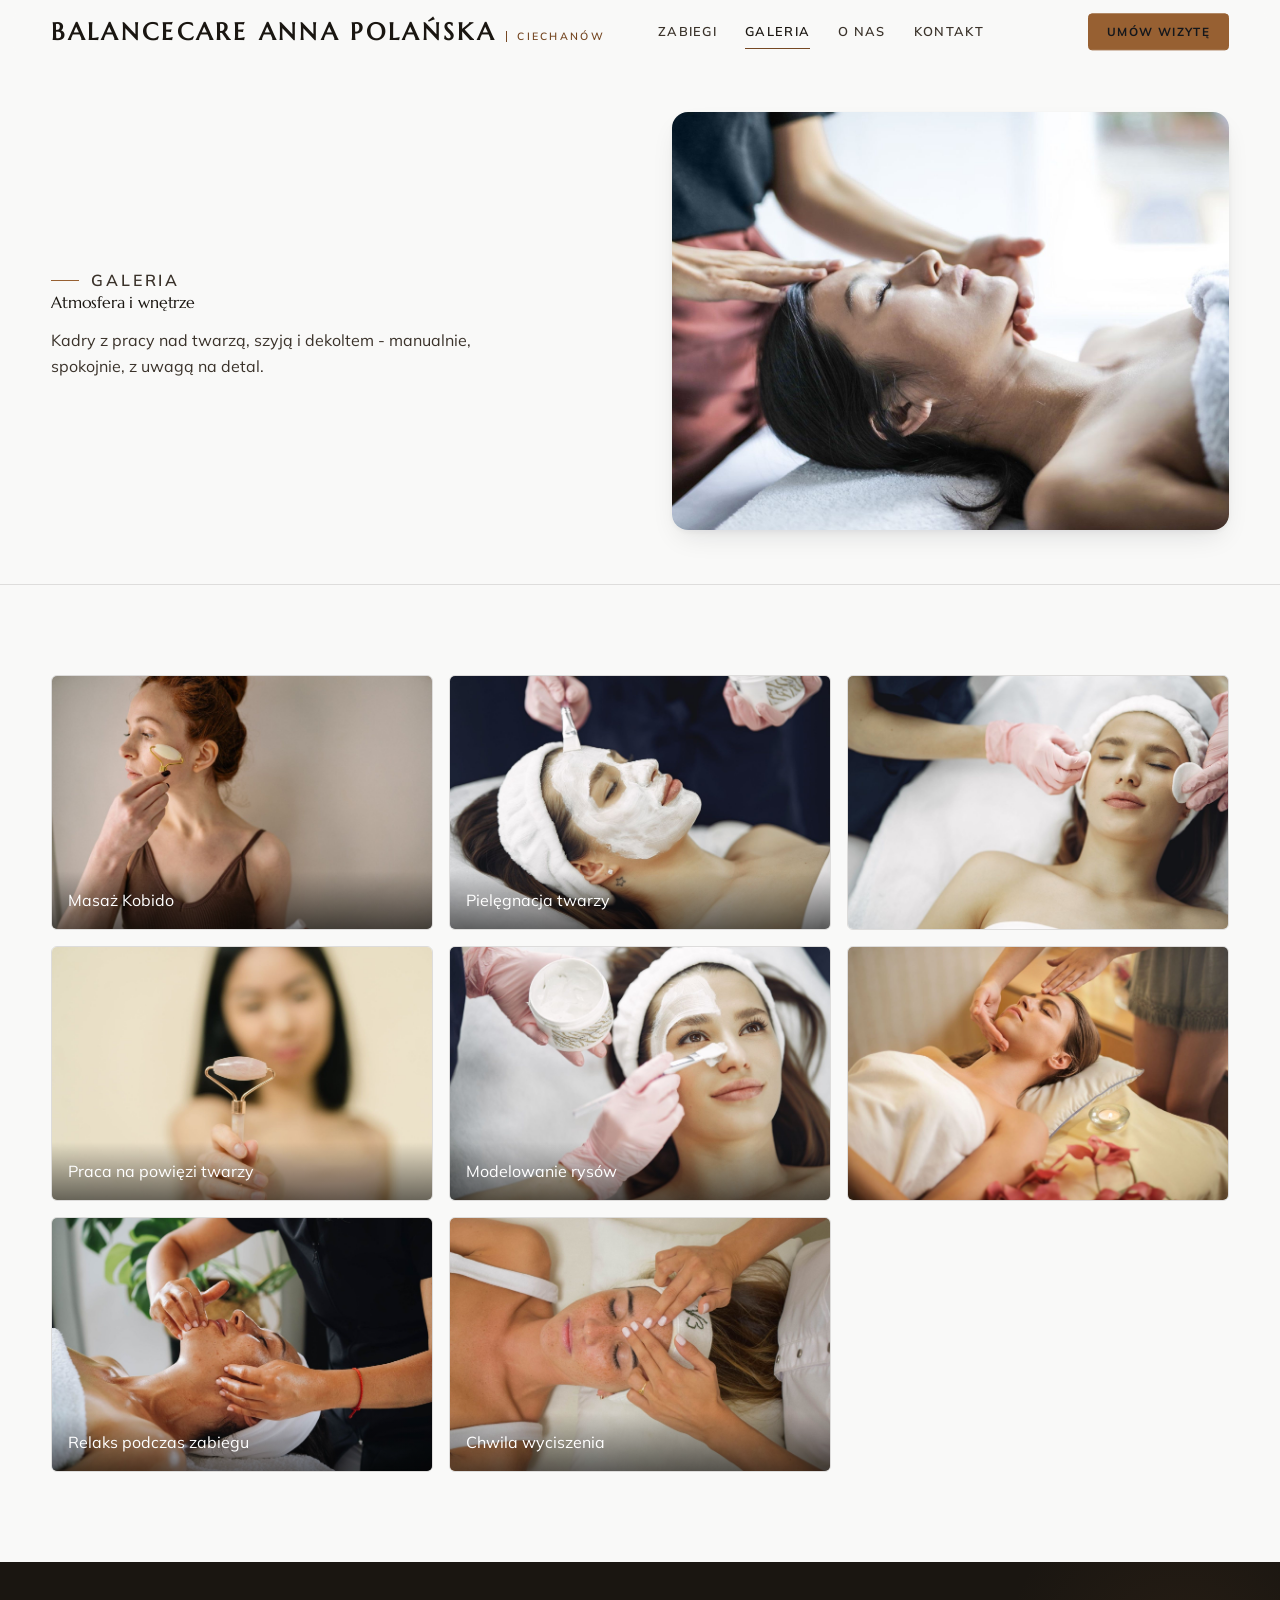
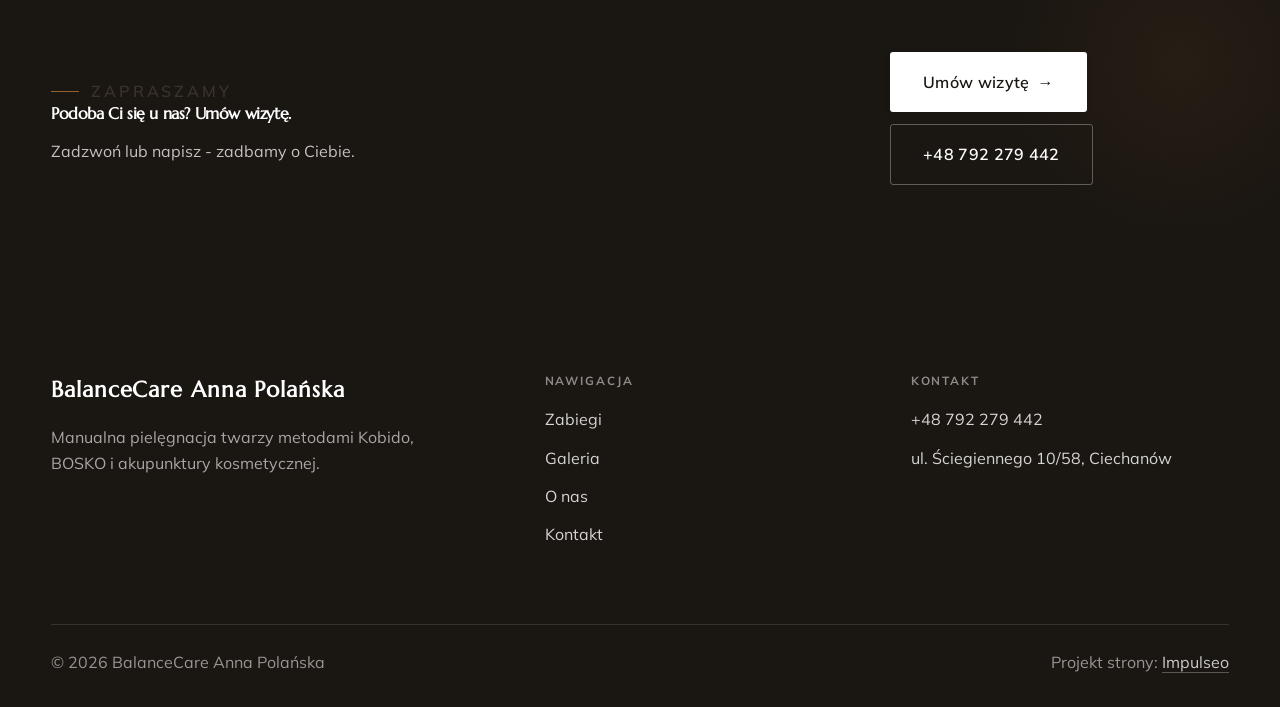
<file: realizacje.html>
<!DOCTYPE html>
<html lang="pl">
<head>
<meta charset="UTF-8">
<meta name="viewport" content="width=device-width, initial-scale=1.0">
<title>Galeria - BalanceCare Anna Polańska</title>
<meta name="description" content="Galeria BalanceCare Anna Polańska: Masaż Kobido, Praca na powięzi twarzy, Relaks podczas zabiegu, Pielęgnacja twarzy, Modelowanie rysów">
<link rel="preconnect" href="https://fonts.googleapis.com">
<link rel="preconnect" href="https://fonts.gstatic.com" crossorigin>
<link href="https://fonts.googleapis.com/css2?family=Marcellus&family=Mulish:wght@400;500;600;700&display=swap" rel="stylesheet">
<link rel="stylesheet" href="assets/styles.css">
</head>
<body>

<header class="nav">
  <div class="wrap nav-inner">
    <a class="brand" href="index.html"><span class="name">BalanceCare Anna Polańska</span><span class="sub">Ciechanów</span></a>
    <nav class="nav-links">
      <a href="oferta.html">Zabiegi</a>
      <a href="realizacje.html" class="active">Galeria</a>
      <a href="o-nas.html">O nas</a>
      <a href="kontakt.html">Kontakt</a>
      <a href="kontakt.html" class="btn btn-accent">Umów wizytę</a>
    </nav>
    <button class="nav-toggle" aria-label="Menu"><span></span><span></span><span></span></button>
  </div>
</header>

<section class="pagehead pagehead-soft">
  <div class="wrap">
    <figure class="ph-fig reveal"><img src="img/g7.jpg" alt="BalanceCare Anna Polańska - Atmosfera i wnętrze" loading="lazy"></figure>
    <div class="ph-copy reveal">
      <span class="eyebrow">Galeria</span>
      <h1>Atmosfera i wnętrze</h1>
      <p>Kadry z pracy nad twarzą, szyją i dekoltem - manualnie, spokojnie, z uwagą na detal.</p>
    </div>
  </div>
</section>
<section>
  <div class="wrap">
    <div class="gallery-masonry">
      <figure class="m-tile reveal"><img src="img/g1.jpg" alt="Masaż Kobido" loading="lazy"><div class="cap">Masaż Kobido</div></figure>
      <figure class="m-tile reveal"><img src="img/g2.jpg" alt="Praca na powięzi twarzy" loading="lazy"><div class="cap">Praca na powięzi twarzy</div></figure>
      <figure class="m-tile reveal"><img src="img/g3.jpg" alt="Relaks podczas zabiegu" loading="lazy"><div class="cap">Relaks podczas zabiegu</div></figure>
      <figure class="m-tile reveal"><img src="img/g4.jpg" alt="Pielęgnacja twarzy" loading="lazy"><div class="cap">Pielęgnacja twarzy</div></figure>
      <figure class="m-tile reveal"><img src="img/g5.jpg" alt="Modelowanie rysów" loading="lazy"><div class="cap">Modelowanie rysów</div></figure>
      <figure class="m-tile reveal"><img src="img/g6.jpg" alt="Chwila wyciszenia" loading="lazy"><div class="cap">Chwila wyciszenia</div></figure>
      <figure class="m-tile reveal"><img src="img/g8.jpg" alt="BalanceCare Anna Polańska" loading="lazy"></figure>
      <figure class="m-tile reveal"><img src="img/about.jpg" alt="BalanceCare Anna Polańska" loading="lazy"></figure>
    </div>
  </div>
</section>
<section class="cta">
  <div class="wrap">
    <div class="reveal">
      <span class="eyebrow">Zapraszamy</span>
      <h2>Podoba Ci się u nas? Umów wizytę.</h2>
      <p>Zadzwoń lub napisz - zadbamy o Ciebie.</p>
    </div>
    <div class="cta-actions reveal">
      <a href="kontakt.html" class="btn btn-light">Umów wizytę <span class="arr">→</span></a>
      <a href="tel:+48792279442" class="btn btn-ghost" style="color:#fff;border-color:rgba(255,255,255,.3)">+48 792 279 442</a>
    </div>
  </div>
</section>

<footer>
  <div class="wrap">
    <div class="foot-grid">
      <div class="foot-brand">
        <div class="name">BalanceCare Anna Polańska</div>
        <p>Manualna pielęgnacja twarzy metodami Kobido, BOSKO i akupunktury kosmetycznej.</p>
      </div>
      <div class="foot-col">
        <h4>Nawigacja</h4>
        <a href="oferta.html">Zabiegi</a>
        <a href="realizacje.html">Galeria</a>
        <a href="o-nas.html">O nas</a>
        <a href="kontakt.html">Kontakt</a>
      </div>
      <div class="foot-col">
        <h4>Kontakt</h4>
        <a href="tel:+48792279442">+48 792 279 442</a>
        <p>ul. Ściegiennego 10/58, Ciechanów</p>
      </div>
    </div>
    <div class="foot-bot">
      <span>© 2026 BalanceCare Anna Polańska</span>
      <span>Projekt strony: <a class="foot-credit" href="https://impulseo.pl" target="_blank" rel="noopener">Impulseo</a></span>
    </div>
  </div>
</footer>
<div class="sticky-reserve"><a class="sr-book" href="kontakt.html">Umów wizytę</a><a class="sr-call" href="tel:+48792279442" aria-label="Zadzwoń"><svg class="ico-tel" width="16" height="16" viewBox="0 0 24 24" fill="none" aria-hidden="true"><path d="M6.6 10.8a15.5 15.5 0 0 0 6.6 6.6l2.2-2.2a1 1 0 0 1 1-.24 11.4 11.4 0 0 0 3.6.58 1 1 0 0 1 1 1V20a1 1 0 0 1-1 1A17 17 0 0 1 3 4a1 1 0 0 1 1-1h3.5a1 1 0 0 1 1 1c0 1.25.2 2.46.58 3.6a1 1 0 0 1-.25 1l-2.23 2.2Z" fill="currentColor"/></svg></a></div>

<script src="assets/main.js"></script>
</body>
</html>
</file>
<file: assets/styles.css>
/* ============================================================
   STOLBASZ — premium, architektoniczny B2B fit-out
   Jasna paleta, zero brązu. System wg premium-web-craft.
   Projekt strony: Impulseo (impulseo.pl)
   ============================================================ */

:root{
  /* PALETA — jasna, architektoniczna, chłodna */
  --paper:#F6F1EA;          /* główne tło */
  --paper-2:#ECE2D3;        /* sekcje alternatywne (chłodny jasny szary) */
  --paper-3:#ECE2D3;        /* delikatne wypełnienia */
  --ink:#1A1611;            /* tekst główny — chłodny grafit */
  --ink-soft:#3A322A;       /* nagłówki drugorzędne */
  --muted:#8C8377;          /* tekst poboczny */
  --line:rgba(26,22,17,.12);/* hairline */
  --accent:#B0894B;         /* stonowany petrol-slate — jedyny akcent */
  --accent-d:#8C6C36;
  --accent-soft:rgba(176,137,75,.10);
  --dark:#1A1611;           /* sekcje ciemne (stopka/CTA) */

  /* ODSTĘPY — skala 4/8 */
  --space-1:4px; --space-2:8px; --space-3:12px; --space-4:16px; --space-5:24px;
  --space-6:32px; --space-7:48px; --space-8:64px; --space-9:96px; --space-10:128px;

  /* TYPOGRAFIA — fluid clamp() */
  --text-sm:clamp(.82rem,.8rem+.1vw,.9rem);
  --text-base:clamp(1rem,.97rem+.15vw,1.1rem);
  --text-lg:clamp(1.12rem,1.05rem+.3vw,1.3rem);
  --text-h3:clamp(1.2rem,1.1rem+.5vw,1.5rem);
  --text-h2:clamp(1.9rem,1.5rem+1.9vw,2.8rem);
  --text-h1:clamp(2.6rem,1.9rem+3.6vw,4.6rem);

  /* PROMIENIE — architektoniczne, raczej ostre */
  --r-sm:3px; --r-md:6px; --r-lg:10px;

  /* RUCH */
  --ease:cubic-bezier(.25,.46,.45,.94); --dur:.24s;

  /* CIENIE — miękkie, warstwowe */
  --sh-sm:0 1px 2px rgba(16,24,32,.04), 0 2px 8px rgba(16,24,32,.05);
  --sh-md:0 2px 6px rgba(16,24,32,.05), 0 12px 28px -8px rgba(16,24,32,.12);
  --sh-lg:0 6px 14px rgba(16,24,32,.07), 0 26px 56px -18px rgba(16,24,32,.22);

  --hairline:1px solid var(--line);

  --font-display:'Marcellus','Hanken Grotesk',serif;
  --font-body:'Mulish',sans-serif;
}

*{box-sizing:border-box;margin:0;padding:0}
html{scroll-behavior:smooth}
body{
  font-family:var(--font-body);
  font-size:var(--text-base);
  line-height:1.65;
  color:var(--ink);
  background:var(--paper);
  -webkit-font-smoothing:antialiased;
  text-rendering:optimizeLegibility;
}
img{max-width:100%;display:block}
a{color:inherit;text-decoration:none}

.wrap{width:min(92%,1180px);margin-inline:auto}
section{padding-block:clamp(52px,6.5vw,96px)}

h1,h2,h3{font-family:var(--font-display);font-weight:700;line-height:1.08;letter-spacing:-.02em;color:var(--ink)}
h1{font-size:var(--text-h1);letter-spacing:-.035em}
h2{font-size:var(--text-h2);letter-spacing:-.025em}
h3{font-size:var(--text-h3)}
p{max-width:65ch}

.eyebrow{
  font-family:var(--font-body);
  font-size:var(--text-sm);
  font-weight:600;
  letter-spacing:.18em;
  text-transform:uppercase;
  color:var(--accent);
  display:inline-flex;align-items:center;gap:var(--space-3);
}
.eyebrow::before{content:"";width:28px;height:1px;background:var(--accent);display:inline-block}

.muted{color:var(--muted)}
.lead{font-size:var(--text-lg);line-height:1.55;color:var(--ink-soft);max-width:50ch}

/* ---------- BUTTONS ---------- */
.btn{
  display:inline-flex;align-items:center;gap:var(--space-2);
  font-weight:600;font-size:var(--text-sm);letter-spacing:.02em;
  padding:var(--space-4) var(--space-6);
  border-radius:var(--r-sm);
  transition:transform var(--dur) var(--ease),box-shadow var(--dur) var(--ease),background var(--dur) var(--ease);
  cursor:pointer;border:1px solid transparent;
}
.btn-accent{background:var(--accent);color:#fff;box-shadow:var(--sh-sm)}
.btn-accent:hover{background:var(--accent-d);transform:translateY(-2px);box-shadow:var(--sh-md)}
.btn-accent:active{transform:translateY(0);box-shadow:var(--sh-sm)}
.btn-ghost{background:transparent;color:var(--ink);border-color:var(--line)}
.btn-ghost:hover{border-color:var(--accent);color:var(--accent);transform:translateY(-2px)}
.btn-light{background:#fff;color:var(--ink);box-shadow:var(--sh-sm)}
.btn-light:hover{transform:translateY(-2px);box-shadow:var(--sh-md)}
.btn .arr{transition:transform var(--dur) var(--ease)}
.btn:hover .arr{transform:translateX(4px)}

/* ---------- NAV ---------- */
.nav{
  position:sticky;top:0;z-index:50;
  background:color-mix(in srgb,var(--paper) 88%,transparent);
  backdrop-filter:saturate(140%) blur(10px);
  border-bottom:var(--hairline);
}
.nav-inner{display:flex;align-items:center;justify-content:space-between;height:72px}
.brand{display:flex;flex-direction:column;line-height:1}
.brand .name{font-family:var(--font-display);font-weight:800;font-size:1.35rem;letter-spacing:.04em}
.brand .sub{font-size:.62rem;letter-spacing:.34em;text-transform:uppercase;color:var(--muted);margin-top:5px}
.nav-links{display:flex;align-items:center;gap:var(--space-6)}
.nav-links a{font-size:var(--text-sm);font-weight:500;color:var(--ink-soft);position:relative;padding-block:4px;transition:color var(--dur) var(--ease)}
.nav-links a::after{content:"";position:absolute;left:0;bottom:0;width:0;height:1.5px;background:var(--accent);transition:width var(--dur) var(--ease)}
.nav-links a:hover,.nav-links a.active{color:var(--ink)}
.nav-links a:hover::after,.nav-links a.active::after{width:100%}
.nav-links .btn{padding:var(--space-2) var(--space-5)}
/* przyciski w nav: właściwy kolor (przebij .nav-links a) + bez podkreślenia */
.nav-links a.btn-accent{color:#fff}
.nav-links a.btn-ghost,.nav-links a.btn-light{color:var(--ink)}
.nav-links a.btn::after{display:none}
.nav-toggle{display:none;background:none;border:none;cursor:pointer;flex-direction:column;gap:5px;padding:8px}
.nav-toggle span{width:24px;height:2px;background:var(--ink);transition:var(--dur)}

/* ---------- HERO (split) ---------- */
.hero{position:relative;overflow:hidden;border-bottom:var(--hairline)}
.hero-grid{display:grid;grid-template-columns:1.05fr .95fr;gap:clamp(24px,4vw,60px);align-items:center;
  padding-block:clamp(36px,4.5vw,64px)}
.hero-copy .eyebrow{margin-bottom:var(--space-5)}
.hero-copy h1{margin-bottom:var(--space-5)}
.hero-copy .lead{margin-bottom:var(--space-7)}
.hero-actions{display:flex;flex-wrap:wrap;gap:var(--space-4)}
.hero-art{position:relative;aspect-ratio:4/3;border-radius:var(--r-lg);overflow:hidden;box-shadow:var(--sh-lg)}
.hero-art img{width:100%;height:100%;object-fit:cover}
.hero-art::after{content:"";position:absolute;inset:0;background:linear-gradient(180deg,transparent 55%,rgba(18,24,28,.28))}
.hero-badge{position:absolute;left:var(--space-5);bottom:var(--space-5);z-index:2;
  background:rgba(252,252,251,.94);backdrop-filter:blur(4px);
  border-radius:var(--r-md);padding:var(--space-4) var(--space-5);box-shadow:var(--sh-md);max-width:78%}
.hero-badge strong{display:block;font-family:var(--font-display);font-size:1rem;letter-spacing:-.01em}
.hero-badge span{font-size:var(--text-sm);color:var(--muted)}

/* ---------- HERO duży / kinowy (strona główna) ---------- */
.hero-cine{position:relative;min-height:clamp(560px,82vh,840px);min-height:clamp(560px,82svh,840px);display:flex;align-items:center;overflow:hidden;border-bottom:var(--hairline)}
.hero-cine>img{position:absolute;inset:0;width:100%;height:100%;object-fit:cover;z-index:0}
.hero-cine::after{content:"";position:absolute;inset:0;z-index:1;
  background:linear-gradient(95deg,rgba(13,18,23,.86) 0%,rgba(13,18,23,.64) 32%,rgba(13,18,23,.24) 62%,rgba(13,18,23,.04) 100%)}
.hero-cine .wrap{position:relative;z-index:2;padding-block:var(--space-8)}
.hero-cine .hero-copy{max-width:660px}
.hero-cine .eyebrow{color:#fff;margin-bottom:var(--space-5)}
.hero-cine .eyebrow::before{background:#fff}
.hero-cine h1{color:#fff;margin-bottom:var(--space-5);font-size:clamp(2.9rem,2rem+4.4vw,5.2rem)}
.hero-cine .lead{color:rgba(255,255,255,.92);max-width:48ch;margin-bottom:var(--space-7)}
.hero-cine .hero-actions{display:flex;flex-wrap:wrap;gap:var(--space-4)}
@media(max-width:680px){
  .hero-cine{min-height:clamp(520px,76vh,640px);min-height:clamp(520px,76svh,640px);align-items:flex-end}
  .hero-cine::after{background:linear-gradient(0deg,rgba(13,18,23,.9) 6%,rgba(13,18,23,.45) 55%,rgba(13,18,23,.25) 100%)}
  .hero-cine .wrap{padding-bottom:var(--space-9)}
}

/* full-bleed hero variant (podstrony) */
.pagehead{position:relative;min-height:46vh;min-height:46svh;display:flex;align-items:flex-end;overflow:hidden;border-bottom:var(--hairline)}
.pagehead img{position:absolute;inset:0;width:100%;height:100%;object-fit:cover}
.pagehead::after{content:"";position:absolute;inset:0;background:linear-gradient(180deg,rgba(18,24,28,.25),rgba(18,24,28,.62))}
.pagehead .wrap{position:relative;z-index:2;padding-block:var(--space-9);color:#fff}
.pagehead h1{color:#fff;max-width:18ch}
.pagehead .eyebrow{color:#fff}
.pagehead .eyebrow::before{background:#fff}
.pagehead p{color:rgba(255,255,255,.86);margin-top:var(--space-4);max-width:54ch}

/* ---------- STRIP (pasek skrótów / liczby) ---------- */
.strip{background:var(--dark);color:#fff}
.strip .wrap{display:grid;grid-template-columns:repeat(4,1fr);gap:var(--space-6);padding-block:var(--space-8)}
.strip .item .k{font-family:var(--font-display);font-size:clamp(1.6rem,1.2rem+1.4vw,2.4rem);font-weight:800;letter-spacing:-.02em;color:#fff}
.strip .item .v{font-size:var(--text-sm);color:rgba(255,255,255,.66);margin-top:var(--space-2);line-height:1.45}
.strip .item{border-left:2px solid var(--accent);padding-left:var(--space-5)}

/* ---------- SECTION HEAD ---------- */
.head{max-width:48rem;margin-bottom:var(--space-8)}
.head.center{margin-inline:auto;text-align:center}
.head .eyebrow{margin-bottom:var(--space-4)}
.head h2{margin-bottom:var(--space-4)}
.head p{color:var(--muted);font-size:var(--text-lg);line-height:1.55}
.head.center p{margin-inline:auto}

/* ---------- INTRO SPLIT ---------- */
.split{display:grid;grid-template-columns:.92fr 1.08fr;gap:clamp(28px,5vw,80px);align-items:center}
.split.rev{grid-template-columns:1.08fr .92fr}
.split.rev .split-art{order:-1}
.split-art{position:relative;aspect-ratio:5/4;border-radius:var(--r-lg);overflow:hidden;box-shadow:var(--sh-lg)}
.split-art img{width:100%;height:100%;object-fit:cover}
.split-copy h2{margin-bottom:var(--space-5)}
.split-copy p+p{margin-top:var(--space-4)}
.split-copy .btn{margin-top:var(--space-6)}

/* ---------- SERVICES (zakres) ---------- */
.svc-grid{display:grid;grid-template-columns:repeat(auto-fit,minmax(280px,1fr));gap:var(--space-5)}
.svc{background:#fff;border:var(--hairline);border-radius:var(--r-md);padding:var(--space-7) var(--space-6);
  transition:transform var(--dur) var(--ease),box-shadow var(--dur) var(--ease),border-color var(--dur) var(--ease);
  position:relative;overflow:hidden}
.svc::before{content:"";position:absolute;left:0;top:0;width:3px;height:0;background:var(--accent);transition:height var(--dur) var(--ease)}
.svc:hover{transform:translateY(-4px);box-shadow:var(--sh-md);border-color:transparent}
.svc:hover::before{height:100%}
.svc .ic{font-family:var(--font-display);font-size:.8rem;font-weight:700;letter-spacing:.12em;color:var(--accent);margin-bottom:var(--space-4)}
.svc h3{margin-bottom:var(--space-3);font-size:1.22rem}
.svc p{color:var(--muted);font-size:var(--text-base);line-height:1.6}

/* big detailed service rows */
.svc-row{display:grid;grid-template-columns:.8fr 1.2fr;gap:clamp(20px,4vw,60px);align-items:center;padding-block:var(--space-8)}
.svc-row+.svc-row{border-top:var(--hairline)}
.svc-row.rev{grid-template-columns:1.2fr .8fr}
.svc-row.rev .svc-row-art{order:-1}
.svc-row-art{aspect-ratio:4/3;border-radius:var(--r-md);overflow:hidden;box-shadow:var(--sh-md)}
.svc-row-art img{width:100%;height:100%;object-fit:cover}
.svc-row h3{font-size:1.5rem;margin-bottom:var(--space-4)}
.svc-row .num{font-family:var(--font-display);font-size:.85rem;font-weight:700;letter-spacing:.14em;color:var(--accent);display:block;margin-bottom:var(--space-3)}
.svc-row ul{list-style:none;margin-top:var(--space-4);display:flex;flex-direction:column;gap:var(--space-2)}
.svc-row li{position:relative;padding-left:var(--space-5);color:var(--muted);font-size:var(--text-base)}
.svc-row li::before{content:"";position:absolute;left:0;top:.62em;width:8px;height:1px;background:var(--accent)}

/* ---------- GALLERY (realizacje) ---------- */
.gallery{display:grid;grid-template-columns:repeat(12,1fr);gap:var(--space-4);grid-auto-rows:200px}
/* GALERIA MASONRY — pionowe zdjęcia (portrety beauty/wellness) bez przycinania: kolumny, height auto */
.gallery-masonry{column-count:3;column-gap:var(--space-4)}
@media(max-width:900px){.gallery-masonry{column-count:2}}
@media(max-width:560px){.gallery-masonry{column-count:1}}
.gallery-masonry .m-tile{break-inside:avoid;margin:0 0 var(--space-4);padding:0;position:relative;overflow:hidden;border-radius:var(--r-md);border:1px solid var(--line)}
.gallery-masonry .m-tile img{width:100%;height:auto;display:block}
.gallery-masonry .m-tile .cap{position:absolute;left:0;right:0;bottom:0;padding:var(--space-4);color:#fff;background:linear-gradient(0deg,rgba(0,0,0,.55),transparent);font-size:var(--text-sm)}
.gallery-masonry .m-tile .cap small{display:block;font-weight:400;opacity:.78;letter-spacing:.04em;text-transform:uppercase;font-size:.66rem;margin-top:3px}
.tile{position:relative;overflow:hidden;border-radius:var(--r-md);box-shadow:var(--sh-sm);
  transition:transform var(--dur) var(--ease),box-shadow var(--dur) var(--ease)}
.tile img{width:100%;height:100%;object-fit:cover;transition:transform .6s var(--ease)}
.tile:hover{box-shadow:var(--sh-md)}
.tile:hover img{transform:scale(1.05)}
.tile .cap{position:absolute;left:0;right:0;bottom:0;padding:var(--space-5) var(--space-4) var(--space-4);
  background:linear-gradient(transparent,rgba(18,24,28,.78));color:#fff;
  font-size:var(--text-sm);font-weight:600;letter-spacing:.01em;
  opacity:0;transform:translateY(8px);transition:var(--dur) var(--ease)}
.tile:hover .cap{opacity:1;transform:translateY(0)}
.tile .cap small{display:block;font-weight:400;opacity:.78;letter-spacing:.04em;text-transform:uppercase;font-size:.66rem;margin-top:3px}
/* bento spans */
.t-wide{grid-column:span 6}
.t-tall{grid-column:span 6;grid-row:span 2}
.t-std{grid-column:span 6}
.t-third{grid-column:span 4}
.t-two3{grid-column:span 8}

/* ---------- TRUST / WIARYGODNOŚĆ ---------- */
.trust{background:var(--paper-2)}
.trust-grid{display:grid;grid-template-columns:repeat(auto-fit,minmax(240px,1fr));gap:var(--space-5);margin-top:var(--space-7)}
.trust-card{background:#fff;border-radius:var(--r-md);padding:var(--space-7) var(--space-6);box-shadow:var(--sh-sm);border-top:3px solid var(--accent)}
.trust-card .big{font-family:var(--font-display);font-size:clamp(1.8rem,1.3rem+1.6vw,2.6rem);font-weight:800;letter-spacing:-.02em;color:var(--ink);line-height:1}
.trust-card h3{font-size:1.12rem;margin:var(--space-3) 0 var(--space-2)}
.trust-card p{color:var(--muted);font-size:var(--text-base);line-height:1.55}

/* ---------- CTA band ---------- */
.cta{background:var(--dark);color:#fff;position:relative;overflow:hidden}
.cta .wrap{display:grid;grid-template-columns:1.4fr .6fr;gap:var(--space-7);align-items:center;position:relative;z-index:2}
.cta h2{color:#fff;max-width:20ch}
.cta p{color:rgba(255,255,255,.74);margin-top:var(--space-4)}
.cta-actions{display:flex;flex-direction:column;gap:var(--space-3);align-items:flex-start}
.cta::before{content:"";position:absolute;right:-80px;top:-80px;width:360px;height:360px;border-radius:50%;
  background:radial-gradient(circle,var(--accent-soft),transparent 70%)}

/* ---------- CONTACT ---------- */
.contact-grid{display:grid;grid-template-columns:.85fr 1.15fr;gap:clamp(28px,4vw,56px);align-items:start}
.info-list{display:flex;flex-direction:column;gap:var(--space-2)}
.info-row{display:flex;gap:var(--space-4);align-items:flex-start;padding-block:var(--space-4);border-bottom:var(--hairline)}
.info-row .ic{flex:none;width:42px;height:42px;display:grid;place-items:center;border-radius:50%;
  background:var(--accent-soft);color:var(--accent);font-size:1.05rem}
.info-row .lbl{font-size:.72rem;letter-spacing:.14em;text-transform:uppercase;color:var(--muted)}
.info-row .val{font-weight:600;font-size:var(--text-base);margin-top:2px}
.info-row a.val:hover{color:var(--accent)}
.map{border:none;border-radius:var(--r-lg);box-shadow:var(--sh-md);width:100%;height:100%;min-height:380px;filter:grayscale(.2) contrast(1.02)}
.form{background:#fff;border:var(--hairline);border-radius:var(--r-lg);padding:clamp(24px,3vw,40px);box-shadow:var(--sh-sm)}
.form .fld{margin-bottom:var(--space-5)}
.form label{display:block;font-size:var(--text-sm);font-weight:600;margin-bottom:var(--space-2)}
.form input,.form textarea{width:100%;font-family:inherit;font-size:var(--text-base);color:var(--ink);
  padding:var(--space-4);border:var(--hairline);border-radius:var(--r-sm);background:var(--paper);transition:border-color var(--dur)}
.form input:focus,.form textarea:focus{outline:none;border-color:var(--accent);background:#fff}
.form textarea{resize:vertical;min-height:120px}
.form .note{font-size:var(--text-sm);color:var(--muted);margin-top:var(--space-3)}

/* ---------- FOOTER ---------- */
footer{background:var(--dark);color:#fff;padding-block:var(--space-9) var(--space-6)}
.foot-grid{display:grid;grid-template-columns:1.4fr 1fr 1fr;gap:var(--space-7);margin-bottom:var(--space-8)}
.foot-brand .name{font-family:var(--font-display);font-weight:800;font-size:1.4rem;letter-spacing:.04em}
.foot-brand p{color:rgba(255,255,255,.62);margin-top:var(--space-4);font-size:var(--text-base);max-width:38ch}
.foot-col h4{font-size:.74rem;letter-spacing:.16em;text-transform:uppercase;color:rgba(255,255,255,.5);margin-bottom:var(--space-4)}
.foot-col a,.foot-col p{display:block;color:rgba(255,255,255,.82);font-size:var(--text-base);margin-bottom:var(--space-3)}
.foot-col a:hover{color:#fff}
.foot-bot{border-top:1px solid rgba(255,255,255,.12);padding-top:var(--space-5);display:flex;justify-content:space-between;flex-wrap:wrap;gap:var(--space-3);
  font-size:var(--text-sm);color:rgba(255,255,255,.55)}
.foot-bot a:hover{color:#fff}

/* ---------- REVEAL ---------- */
.reveal{opacity:0;transform:translateY(22px);transition:opacity .6s var(--ease),transform .6s var(--ease)}
.reveal.in{opacity:1;transform:none}

/* ---------- RESPONSIVE ---------- */
@media(max-width:920px){
  .hero-grid,.split,.split.rev,.svc-row,.svc-row.rev,.cta .wrap,.contact-grid,.foot-grid{grid-template-columns:1fr}
  .split.rev .split-art,.svc-row.rev .svc-row-art{order:0}
  .hero-art{aspect-ratio:16/10;max-height:420px}
  .strip .wrap{grid-template-columns:repeat(2,1fr);gap:var(--space-7)}
  .gallery{grid-auto-rows:180px}
  .t-wide,.t-tall,.t-std,.t-third,.t-two3{grid-column:span 6}
  .t-tall{grid-row:span 1}
  .cta-actions{flex-direction:row;flex-wrap:wrap}
  .foot-grid{gap:var(--space-6)}
}
@media(max-width:680px){
  .nav-links{position:fixed;inset:72px 0 auto 0;background:var(--paper);flex-direction:column;align-items:stretch;
    gap:0;padding:var(--space-4) 6%;border-bottom:var(--hairline);box-shadow:var(--sh-md);
    transform:translateY(-120%);transition:transform var(--dur) var(--ease)}
  .nav-links.open{transform:translateY(0)}
  .nav-links a{padding-block:var(--space-4);border-bottom:var(--hairline)}
  .nav-links .btn{margin-top:var(--space-3);justify-content:center}
  .nav-toggle{display:flex}
  .strip .wrap{grid-template-columns:1fr}
  .gallery{grid-template-columns:repeat(6,1fr)}
  .foot-grid{grid-template-columns:1fr}
}
@media(prefers-reduced-motion:reduce){
  *{animation-duration:.01ms!important;transition:none!important}
  .reveal{opacity:1!important;transform:none!important}
  html{scroll-behavior:auto}
}

/* ============================================================
   PREMIUM LAYER — destylat deep-researchu branż (anty-AI, spokój).
   Zmienne STOLBASZ (--accent/--ink/--paper/--line/--dark). Ruch ledwo
   zauważalny, krzywa cubic-bezier(.16,.84,.44,1); prefers-reduced-motion
   pokryte blanketem wyżej. Karty hairline zamiast cieni = #1 sygnał „nie-AI".
   ============================================================ */

/* więcej oddechu między sekcjami (liderzy: 110-130px) */
section{padding-block:clamp(64px,8vw,128px)}

/* 1) Aksamitny reveal — dłuższa, miękka krzywa zamiast „skoku" */
.reveal{transition:opacity .9s cubic-bezier(.16,.84,.44,1),transform .9s cubic-bezier(.16,.84,.44,1);will-change:opacity,transform}
/* stagger TYLKO w galerii (tam pozycja = porządek dzieci) */
.gallery .reveal:nth-child(2){transition-delay:.07s}
.gallery .reveal:nth-child(3){transition-delay:.14s}
.gallery .reveal:nth-child(4){transition-delay:.21s}
.gallery .reveal:nth-child(5){transition-delay:.28s}
.gallery .reveal:nth-child(6){transition-delay:.35s}

/* 2) Hero STATYCZNY na .hero-cine — Ken Burns CAŁKIEM WYŁĄCZONY 26.06 (3. zgłoszenie Szymona).
   GENEZA: animowanie scale na <img> hero z teksturami (cegły/framugi) re-samplinguje obraz
   klatka po klatce → na części ekranów drobne drganie/shimmer = „heroshot się trzęsie".
   translateY usunięto wcześniej, scale-only + will-change/GPU NIE wystarczyły do GWARANCJI gładkości.
   Krzysztof zażądał pewności („make sure, że błąd się nie pojawi") > efekt. Zero animacji = 0% drgania.
   Delikatny zoom zostaje TYLKO w pełnoekranowych hero gastro/studio (hg-bg/hs-bg — tło, inny
   mechanizm, chwalone, nigdy nie zgłaszane). NIE wracać do KB na .hero-cine bez realnego testu
   na sprzęcie klienta — to ryzyko regresji „trzęsienia”. */
/* BEZPIECZNY "wow" na hero = jednorazowy FADE-IN (opacity), nie zoom.
   opacity nie dotyka bitmapy → gładkie na KAŻDYM zdjęciu/ekranie/GPU, zero ryzyka migotania.
   Geometryczny ruch (scale/translate) na .hero-cine jest ZAKAZANY (bramka pilnuje). */
@keyframes heroFade{from{opacity:0}to{opacity:1}}
.hero-cine>img{transform:none;animation:heroFade 1.1s ease-out both}

/* 3) Akcentowy hairline pod nagłówkiem sekcji, który „rysuje się" przy wejściu */
.head h2{position:relative;padding-bottom:18px}
.head h2::after{content:"";position:absolute;left:0;bottom:0;height:1px;width:0;background:var(--accent);transition:width 1s cubic-bezier(.16,.84,.44,1) .15s}
.head.center h2::after{left:50%;transform:translateX(-50%)}
.head.reveal.in h2::after,.head.center.reveal.in h2::after{width:54px}

/* 4) Karty HAIRLINE zamiast cieni/zaokrągleń (najmocniejszy anty-AI detal) */
.svc{background:transparent;border:1px solid var(--line);border-radius:var(--r-sm);box-shadow:none}
.svc:hover{box-shadow:none;border-color:var(--accent);transform:translateY(-3px)}
.trust-card{background:transparent;box-shadow:none;border:1px solid var(--line);border-top:2px solid var(--accent);border-radius:var(--r-sm)}
.tile{box-shadow:none;border-radius:var(--r-sm)}
.tile:hover{box-shadow:none}

/* 5) Sticky-nav kondensuje się po przewinięciu (sygnał dopracowania) */
.nav{transition:box-shadow .4s ease,background .4s ease}
.nav.is-stuck{box-shadow:0 1px 0 var(--line),0 14px 30px -24px rgba(0,0,0,.45)}
.nav-inner{transition:height .35s var(--ease)}
.nav.is-stuck .nav-inner{height:60px}

/* 6) MANIFESTO — pełnoekranowy cytat-bohater (zastępuje generyczne „Dlaczego my") */
.manifesto{background:var(--paper-2);text-align:center}
.manifesto .wrap{max-width:60rem}
.manifesto p{font-family:var(--font-display);font-style:italic;font-size:clamp(1.6rem,1rem+2.4vw,2.8rem);line-height:1.32;color:var(--ink-soft);margin-inline:auto;max-width:26ch;position:relative;padding-top:var(--space-8)}
.manifesto p::before{content:"";position:absolute;top:0;left:50%;transform:translateX(-50%);width:54px;height:1px;background:var(--accent)}
.manifesto p span{color:var(--accent);font-style:italic}

/* 7) GATEWAYS — 3 duże bramy-zdjęcia (zamiast paska menu usług) */
.gateways{display:grid;grid-template-columns:repeat(3,1fr);gap:var(--space-4)}
.gateway{position:relative;aspect-ratio:3/4;overflow:hidden;border-radius:var(--r-sm);display:block}
.gateway img{width:100%;height:100%;object-fit:cover;transition:transform .8s var(--ease),filter .5s var(--ease)}
.gateway::after{content:"";position:absolute;inset:0;background:linear-gradient(180deg,transparent 38%,rgba(18,24,28,.74))}
.gateway:hover img{transform:scale(1.05);filter:brightness(1.05)}
.gateway .g-ttl{position:absolute;left:0;right:0;bottom:0;z-index:2;padding:var(--space-6) var(--space-5);color:#fff;font-family:var(--font-display);font-size:1.45rem;letter-spacing:-.01em;line-height:1.15}
.gateway .g-ttl small{display:block;font-family:var(--font-body);font-size:var(--text-sm);font-weight:400;opacity:.82;letter-spacing:.03em;margin-top:5px}
@media(max-width:760px){.gateways{grid-template-columns:1fr}.gateway{aspect-ratio:16/10}}

/* 8) LOGO klienta w nagłówku (gdy podane --logo) */
/* 52px domyślnie (feedback Bartka 06.07.2026: 40px ginęło, uwaga padła 3x; ~56px sprawdzone na żywym demie anna-borowiec-makeup) */
.brand-logo{height:64px;width:auto;max-width:300px;object-fit:contain;display:block}
.nav.is-stuck .brand-logo{height:52px}
@media(max-width:680px){.brand-logo{height:46px;max-width:210px}}

/* === rodzina: wellness === */
/* ============================================================
   RODZINA: WELLNESS (beauty / spa / head spa / masaż / kosmetologia)
   Doklejane NA WIERZCH base.css. Skin beauty (Fraunces + śliwka) lub spa (Marcellus + złoto).
   Filozofia: ATMOSFERA + ZADBANIE O SIEBIE + "Umów wizytę". Miękko, zmysłowo, spokojnie.
   Tokeny TYLKO istniejące. Ceny/zabiegi/specjaliści/before-after tylko realne.
   ============================================================ */

/* --- Miększe, eleganckie karty --- */
.svc,.trust-card,.tile,.gateway,.split-art,.svc-row-art{border-radius:var(--r-lg)}

/* --- CENNIK / ZABIEGI (kategorie; ceny tylko gdy realne) - reuzyte z gastro --- */
.menu-sec{background:var(--paper-2)}
.menu-cats{display:grid;grid-template-columns:repeat(2,1fr);gap:var(--space-7) var(--space-8);max-width:62rem;margin:0 auto}
.menu-cat{border-top:1px solid var(--accent);padding-top:var(--space-4)}
.menu-cat h3{font-family:var(--font-display);font-size:1.35rem;letter-spacing:.01em;margin-bottom:var(--space-3)}
.menu-cat p{color:var(--muted);font-size:var(--text-base);line-height:1.65}
.menu-note{text-align:center;color:var(--muted);font-size:var(--text-sm);margin-top:var(--space-8);max-width:52ch;margin-inline:auto}
@media(max-width:760px){.menu-cats{grid-template-columns:1fr;gap:var(--space-6)}}

/* --- ZESPÓŁ / SPECJALISTKI (renderowane TYLKO z realnych danych) - reuzyte z kliniki --- */
.zespol-grid{display:grid;grid-template-columns:repeat(auto-fit,minmax(15rem,1fr));gap:var(--space-6)}
.doc{margin:0;background:var(--paper);border:1px solid var(--line);border-radius:var(--r-lg);overflow:hidden;
  transition:transform .3s var(--ease),box-shadow .3s var(--ease)}
.doc:hover{transform:translateY(-5px);box-shadow:var(--sh-md)}
.doc-photo{aspect-ratio:4/5;overflow:hidden;background:var(--paper-2)}
.doc-photo img{width:100%;height:100%;object-fit:cover;transition:transform .6s var(--ease)}
.doc:hover .doc-photo img{transform:scale(1.04)}
.doc figcaption{padding:var(--space-5)}
.doc-role{display:inline-block;font-size:.72rem;font-weight:700;letter-spacing:.14em;text-transform:uppercase;
  color:var(--accent);margin-bottom:var(--space-2)}
.doc-name{font-family:var(--font-display);font-size:1.15rem;margin-bottom:var(--space-2);line-height:1.2}
.doc-bio{color:var(--muted);font-size:var(--text-sm);line-height:1.55}

/* --- STICKY "Umów wizytę" (mobile) --- */
.sticky-reserve{display:none}
@media(max-width:820px){
  .sticky-reserve{display:flex;position:fixed;left:0;right:0;bottom:0;z-index:90;
    background:var(--line);box-shadow:0 -6px 20px -10px rgba(0,0,0,.4)}
  .sticky-reserve a{padding:15px 8px;text-align:center;font-weight:700;font-size:.95rem;letter-spacing:.01em}
  .sr-book{flex:1;background:var(--accent);color:#fff}
  .sr-call{width:60px;background:var(--paper);color:var(--ink);font-size:1.15rem;border-left:1px solid var(--line)}
  body{padding-bottom:56px}
}

/* ============================================================
   FAZA 3 - OSOBNY UKŁAD WELLNESS (research wf_840d7930 + krytyka z policzonym WCAG). Doklejane na wierzch.
   Tożsamość: SPOKÓJ / ODDECH / ZMYSŁOWOŚĆ - jasno, miękko, editorialowo. Przeciwieństwo techniki DOM i dramatu AUTO.
   ============================================================ */

/* --- P0 KONTRAST (krytyka policzyła WCAG na skórkach): naprawy, bo predeploy NIE testuje kontrastu --- */
/* CTA na akcencie: spa złoto #B0894B + biel = 3.22 FAIL -> tło accent-d (ciemniejsze) = PASS */
.btn-accent{background:var(--accent-d);border-color:var(--accent-d);color:#fff}
.btn-accent:hover{background:var(--accent);border-color:var(--accent);color:#fff}
.sticky-reserve .sr-book{background:var(--accent-d);color:#fff}
/* eyebrow TEKST = ink-soft (akcent jako tekst na cream pada 2.5-2.9); kreska ::before zostaje akcentowa (dekoracja) */
.eyebrow{color:var(--ink-soft)}
.eyebrow::before{background:var(--accent)}
/* opisy mutedem na paper-2 padają (2.8-2.9) -> ink-soft */
.menu-cat p,.menu-note,.doc-bio,.cn-desc,.ryt-copy p{color:var(--ink-soft)}

/* --- Miękkie krzywizny: cap 16px (nie 22 = "karta z apki"); delikatny hover (bez ostrego lift) --- */
.svc,.trust-card,.tile,.gateway,.split-art,.svc-row-art,.doc,.hs-fig,.ph-fig{border-radius:16px}
.doc:hover{transform:translateY(-3px);box-shadow:var(--sh-sm)}
section{padding-block:clamp(74px,10vh,124px)}   /* nieco więcej oddechu niż reszta rodzin */

/* (NAV usunięty - generuje go silnik multipage.py: _nav_css + sekcja "NAV NOBU (silnik): wellness") */

/* === HERO WELLNESS: editorial SPLIT na bieli, zdjęcie OPRAWIONE (offset passe-partout), STATYCZNE (bez Ken Burns) === */
.hero-spa{position:relative;background:var(--paper);padding-top:clamp(6.5rem,12vh,9rem);padding-bottom:clamp(3rem,8vh,6rem)}
.hero-spa .wrap{display:grid;grid-template-columns:1.05fr 1fr;gap:clamp(2rem,5vw,5rem);align-items:center}
.hs-copy{max-width:46ch}
.hs-claim{font-family:var(--font-display);font-weight:500;line-height:1.06;letter-spacing:-.005em;
  font-size:clamp(2.3rem,1.7rem+3vw,3.9rem);color:var(--ink);margin:var(--space-4) 0 var(--space-5)}
.hs-lead{color:var(--ink-soft);font-size:var(--text-lg);line-height:1.6;max-width:44ch;margin-bottom:var(--space-7)}
.hs-cta{border-radius:999px}
.hs-rating{margin-top:var(--space-5);color:var(--ink-soft);font-weight:600;letter-spacing:.01em;font-size:var(--text-sm)}
.hs-fig{position:relative;aspect-ratio:4/5;border-radius:16px;overflow:hidden;box-shadow:var(--sh-lg);isolation:isolate}
.hs-fig img{width:100%;height:100%;object-fit:cover;display:block}   /* hero = EAGER (bez lazy), STATYCZNE - bez animacji scale */
.hs-fig::after{content:"";position:absolute;inset:0;border:1px solid rgba(255,255,255,.5);border-radius:16px;pointer-events:none} /* delikatne passe-partout wewnątrz */
.hero-spa::before{content:"";position:absolute;right:clamp(1rem,4vw,3rem);top:clamp(5.5rem,11vh,8rem);bottom:clamp(2.5rem,7vh,5rem);
  width:min(38%,30rem);border:1px solid color-mix(in srgb,var(--accent) 40%,transparent);border-radius:16px;transform:translate(14px,14px);z-index:0;pointer-events:none} /* offsetowa ramka „matted print" za zdjęciem - sygnatura, nie zwykły split */
.hero-spa .wrap{position:relative;z-index:1}
@media(max-width:860px){
  .hero-spa .wrap{grid-template-columns:1fr;gap:var(--space-7)}
  .hs-fig{aspect-ratio:5/4;order:-1}
  .hero-spa::before{display:none}                /* offset-ramka tylko desktop (anty horizontal-scroll na mobile) */
}

/* === RYTUAŁ: naprzemienne editorialowe wiersze (zdjęcie + duży serif-numerał), hairline między - WŁASNY układ === */
.ryt-list{margin-top:var(--space-8);display:flex;flex-direction:column}
.ryt-row{display:grid;grid-template-columns:1fr 1fr;gap:clamp(1.6rem,4vw,4rem);align-items:center;
  padding-block:clamp(2rem,4vh,3.2rem);border-top:1px solid var(--line)}
.ryt-row:last-child{border-bottom:1px solid var(--line)}
.ryt-row:nth-child(even) .ryt-fig{order:2}        /* naprzemienność: zdjęcie raz lewo raz prawo */
.ryt-fig{margin:0;aspect-ratio:5/4;border-radius:16px;overflow:hidden;background:var(--paper-2)}
.ryt-fig img{width:100%;height:100%;object-fit:cover}
.ryt-no{display:block;font-family:var(--font-display);font-weight:500;font-size:clamp(2.4rem,4vw,3.6rem);
  line-height:1;color:var(--accent);opacity:.55;margin-bottom:var(--space-3)}
.ryt-copy h3{font-family:var(--font-display);font-weight:500;font-size:clamp(1.4rem,2.4vw,1.9rem);letter-spacing:-.01em;margin-bottom:var(--space-3)}
.ryt-copy p{font-size:var(--text-base);line-height:1.65;max-width:42ch}
@media(max-width:760px){.ryt-row{grid-template-columns:1fr;gap:var(--space-5)}.ryt-row .ryt-fig{order:-1!important}}
/* kroki TEKSTOWE (bez zdjęć) - editorialowa siatka: duży serif-numerał + krok, hairline u góry */
.ryt-steps{margin-top:var(--space-8);display:grid;grid-template-columns:repeat(4,1fr);gap:clamp(1.4rem,2.6vw,2.6rem)}
.ryt-step{padding-top:var(--space-5);border-top:1px solid var(--line)}
.ryt-step .ryt-no{display:block;font-family:var(--font-display);font-weight:500;font-size:clamp(2.1rem,3vw,3rem);line-height:1;color:var(--accent);opacity:.5;margin-bottom:var(--space-4)}
.ryt-step h3{font-family:var(--font-display);font-weight:500;font-size:clamp(1.2rem,1.7vw,1.55rem);letter-spacing:-.01em;margin-bottom:var(--space-3)}
.ryt-step p{font-size:var(--text-base);line-height:1.6;color:var(--ink-soft)}
@media(max-width:860px){.ryt-steps{grid-template-columns:1fr 1fr;gap:var(--space-6)}}
@media(max-width:520px){.ryt-steps{grid-template-columns:1fr;gap:var(--space-6)}}

/* === CENNIK WELLNESS: editorialowa LISTA zabiegów (wiersze hairline), NIE siatka gastro === */
.cennik{max-width:60rem;margin:var(--space-8) auto 0;display:flex;flex-direction:column}
.cennik-row{display:grid;grid-template-columns:minmax(12rem,1fr) 1.6fr;gap:clamp(1rem,3vw,3rem);
  padding-block:var(--space-5);border-top:1px solid var(--line);align-items:baseline}
.cennik-row:last-child{border-bottom:1px solid var(--line)}
.cn-name h3{font-family:var(--font-display);font-weight:500;font-size:1.3rem;letter-spacing:-.005em;line-height:1.2}
.cn-desc{color:var(--ink-soft);font-size:var(--text-base);line-height:1.6}
@media(max-width:680px){.cennik-row{grid-template-columns:1fr;gap:var(--space-2)}}

/* === PAGEHEAD JASNY (wellness): cream + ink + zdjęcie oprawione (reset ciemnego base .pagehead) === */
.pagehead-soft{min-height:0;overflow:visible;background:var(--paper);border-bottom:1px solid var(--line);
  padding-top:clamp(7rem,12vh,9.5rem);padding-bottom:clamp(2.5rem,6vh,4.5rem);display:block}
.pagehead-soft::after{display:none}
.pagehead-soft .wrap{position:relative;z-index:1;display:grid;grid-template-columns:1fr 1fr;gap:clamp(2rem,5vw,4.5rem);
  align-items:center;color:var(--ink);padding-block:0}
.pagehead-soft h1{color:var(--ink);font-family:var(--font-display);font-weight:500;letter-spacing:-.01em;max-width:16ch}
.pagehead-soft .eyebrow{color:var(--ink-soft)}
.pagehead-soft .eyebrow::before{background:var(--accent)}
.pagehead-soft p{color:var(--ink-soft);margin-top:var(--space-4);max-width:46ch}
.pagehead-soft .ph-fig{margin:0;aspect-ratio:4/3;border-radius:16px;overflow:hidden;box-shadow:var(--sh-md)}
.pagehead-soft .ph-fig img{width:100%;height:100%;object-fit:cover}
.pagehead-soft .ph-copy{order:-1}   /* figure PIERWSZE w DOM (blur-guard) -> copy wizualnie z lewej przez order */
@media(max-width:860px){.pagehead-soft .wrap{grid-template-columns:1fr}.pagehead-soft .ph-copy{order:0}.pagehead-soft .ph-fig{aspect-ratio:16/10}}

/* === VOUCHER: miękki blush-band (JEDEN akcentowy band na stronie, nie co druga sekcja) === */
.voucher{background:color-mix(in srgb,var(--accent) 9%,var(--paper));text-align:center}
.voucher h2{font-family:var(--font-display);font-weight:500}
.voucher .wrap{max-width:52rem}

/* === RYTM TŁA: cennik wraca na cream (nie paper-2), żeby blush-voucher był jedynym akcentem === */
.menu-sec{background:var(--paper)}

/* === NAV NOBU (silnik): wellness === */
.nav{position:fixed;left:0;right:0;backdrop-filter:none;border-bottom:1px solid transparent;z-index:100;transition:transform .35s var(--ease),background .35s ease,box-shadow .35s ease}
.nav.nav-hidden{transform:translateY(-100%)}
.nav.is-stuck{background:transparent;box-shadow:none;border-bottom-color:transparent}
.nav.is-stuck .nav-inner{height:64px}
.nav .brand{flex-direction:row;align-items:baseline;gap:.6rem;line-height:1}
.nav .brand .name{font-family:var(--font-display);font-weight:600;font-size:1.5rem;text-transform:uppercase;letter-spacing:.14em}
.nav .brand .sub{margin-top:0;padding-left:.65rem;border-left:1px solid currentColor;font-size:.66rem;font-weight:600;letter-spacing:.22em;text-transform:uppercase}
.nav .nav-links a{font-size:.8rem;font-weight:600;text-transform:uppercase;letter-spacing:.1em;padding-block:6px}
.nav .nav-links a::after{height:1px}
.nav .nav-links a.btn-accent{font-size:.73rem;font-weight:700;text-transform:uppercase;letter-spacing:.12em;padding:.5rem 1.1rem;border-radius:4px;box-shadow:none}
.nav .nav-links a.btn-accent:hover{transform:none;box-shadow:none}
.nav .nav-links a.btn-accent{background:var(--accent);border:1px solid var(--accent);color:#14171c}
.nav .nav-links a.btn-accent:hover{background:var(--accent);border-color:var(--accent);color:#14171c;filter:brightness(1.07)}
.nav{background:color-mix(in srgb,var(--paper) 82%,transparent);backdrop-filter:saturate(140%) blur(10px)}
.nav .brand .name{color:var(--ink)}
.nav .brand .sub{color:var(--accent-d)}
.nav .nav-links a:not(.btn-accent){color:var(--ink-soft)}
.nav .nav-links a:not(.btn-accent):hover,.nav .nav-links a.active:not(.btn-accent){color:var(--ink)}
.nav .nav-links a:not(.btn-accent)::after{background:var(--accent-d)}
.nav .nav-toggle span{background:var(--ink)}
.nav.nav-solid{background:color-mix(in srgb,var(--paper) 96%,transparent);border-bottom:var(--hairline);box-shadow:0 10px 30px -24px rgba(0,0,0,.25)}
.nav.nav-hidden{box-shadow:none}
@media(min-width:681px){
.nav .nav-inner{position:relative;height:64px}
.nav .nav-links{flex:1;justify-content:center;gap:clamp(1rem,2.2vw,1.9rem);padding-right:12rem}
.nav .nav-links a.btn-accent{position:absolute;right:0;top:50%;transform:translateY(-50%);margin:0}
}
@media(max-width:680px){
.nav .nav-links:not(.open){transform:translateY(-160%);visibility:hidden}
.nav .nav-links.open{visibility:visible}
.nav .brand .name{font-size:1.12rem;letter-spacing:.1em}
.nav .brand .sub{display:none}
.nav .brand{min-width:0;overflow:hidden}
}

/* === focal-point zdjęć (smartcrop) — cover nie utnie twarzy/obiektu === */
img[src$="/hero.jpg"]{object-position:62% 50%}
[style*="hero.jpg"]{background-position:62% 50%}
img[src$="/g1.jpg"]{object-position:35% 45%}
[style*="g1.jpg"]{background-position:35% 45%}
img[src$="/g2.jpg"]{object-position:59% 23%}
[style*="g2.jpg"]{background-position:59% 23%}
img[src$="/g3.jpg"]{object-position:38% 50%}
[style*="g3.jpg"]{background-position:38% 50%}
img[src$="/g4.jpg"]{object-position:38% 50%}
[style*="g4.jpg"]{background-position:38% 50%}
img[src$="/g5.jpg"]{object-position:72% 38%}
[style*="g5.jpg"]{background-position:72% 38%}
img[src$="/g6.jpg"]{object-position:52% 38%}
[style*="g6.jpg"]{background-position:52% 38%}
img[src$="/g7.jpg"]{object-position:33% 50%}
[style*="g7.jpg"]{background-position:33% 50%}
img[src$="/g8.jpg"]{object-position:63% 45%}
[style*="g8.jpg"]{background-position:63% 45%}

/* === auto-paleta ze zdjęć klienta (dopasowanie do estetyki socials) === */
:root{--accent:#976032;--accent-d:#754722;--accent-soft:rgba(151,96,50,0.10);--paper:#F9F9F8;--paper-2:#EFEEED;--paper-3:#E8E7E5;}


/* ====== IMPULSEO-FIX-20260731 ======================================================
   1) PODPIS w stopce jest teraz linkiem do impulseo.pl - ma być widocznie klikalny.
   2) ŻYWY NAGŁÓWEK: warstwa przenikających kadrów (.mt-hero-layer) miała z-index:1, więc
      lądowała NAD przyciemnieniem hero, a w rodzinie „fachowcy" nawet nad panelem z tekstem
      (.hf-panel nie miał własnego z-index). Efekt: przy zmianie zdjęcia napis znikał i wracał.
      Teraz warstwa idzie tam, gdzie zdjęcie tła (z-index:-2), a treść nagłówka dostaje twardy
      z-index:3. Zmieniają się WYŁĄCZNIE zdjęcia w tle - napis stoi nieruchomo.
      (hero-cine celowo pominięte: tam img ma z-index:0 i układ był poprawny.) */
.foot-bot a.foot-credit{color:rgba(255,255,255,.78);text-decoration:none;border-bottom:1px solid rgba(255,255,255,.28)}
.foot-bot a.foot-credit:hover{color:#fff;border-bottom-color:#fff}
.hero-fach > img.mt-hero-layer,.hero-gastro > img.mt-hero-layer,.hero-auto > img.mt-hero-layer,
.hero-dom > img.mt-hero-layer,.hero-studio > img.mt-hero-layer{z-index:-2}
.hf-panel,.hf-inner,.hd-panel,.hk-panel,.ha-inner,.hs-inner,.hg-inner{position:relative;z-index:3}
/* ====== koniec IMPULSEO-FIX-20260731 ====== */
</file>
